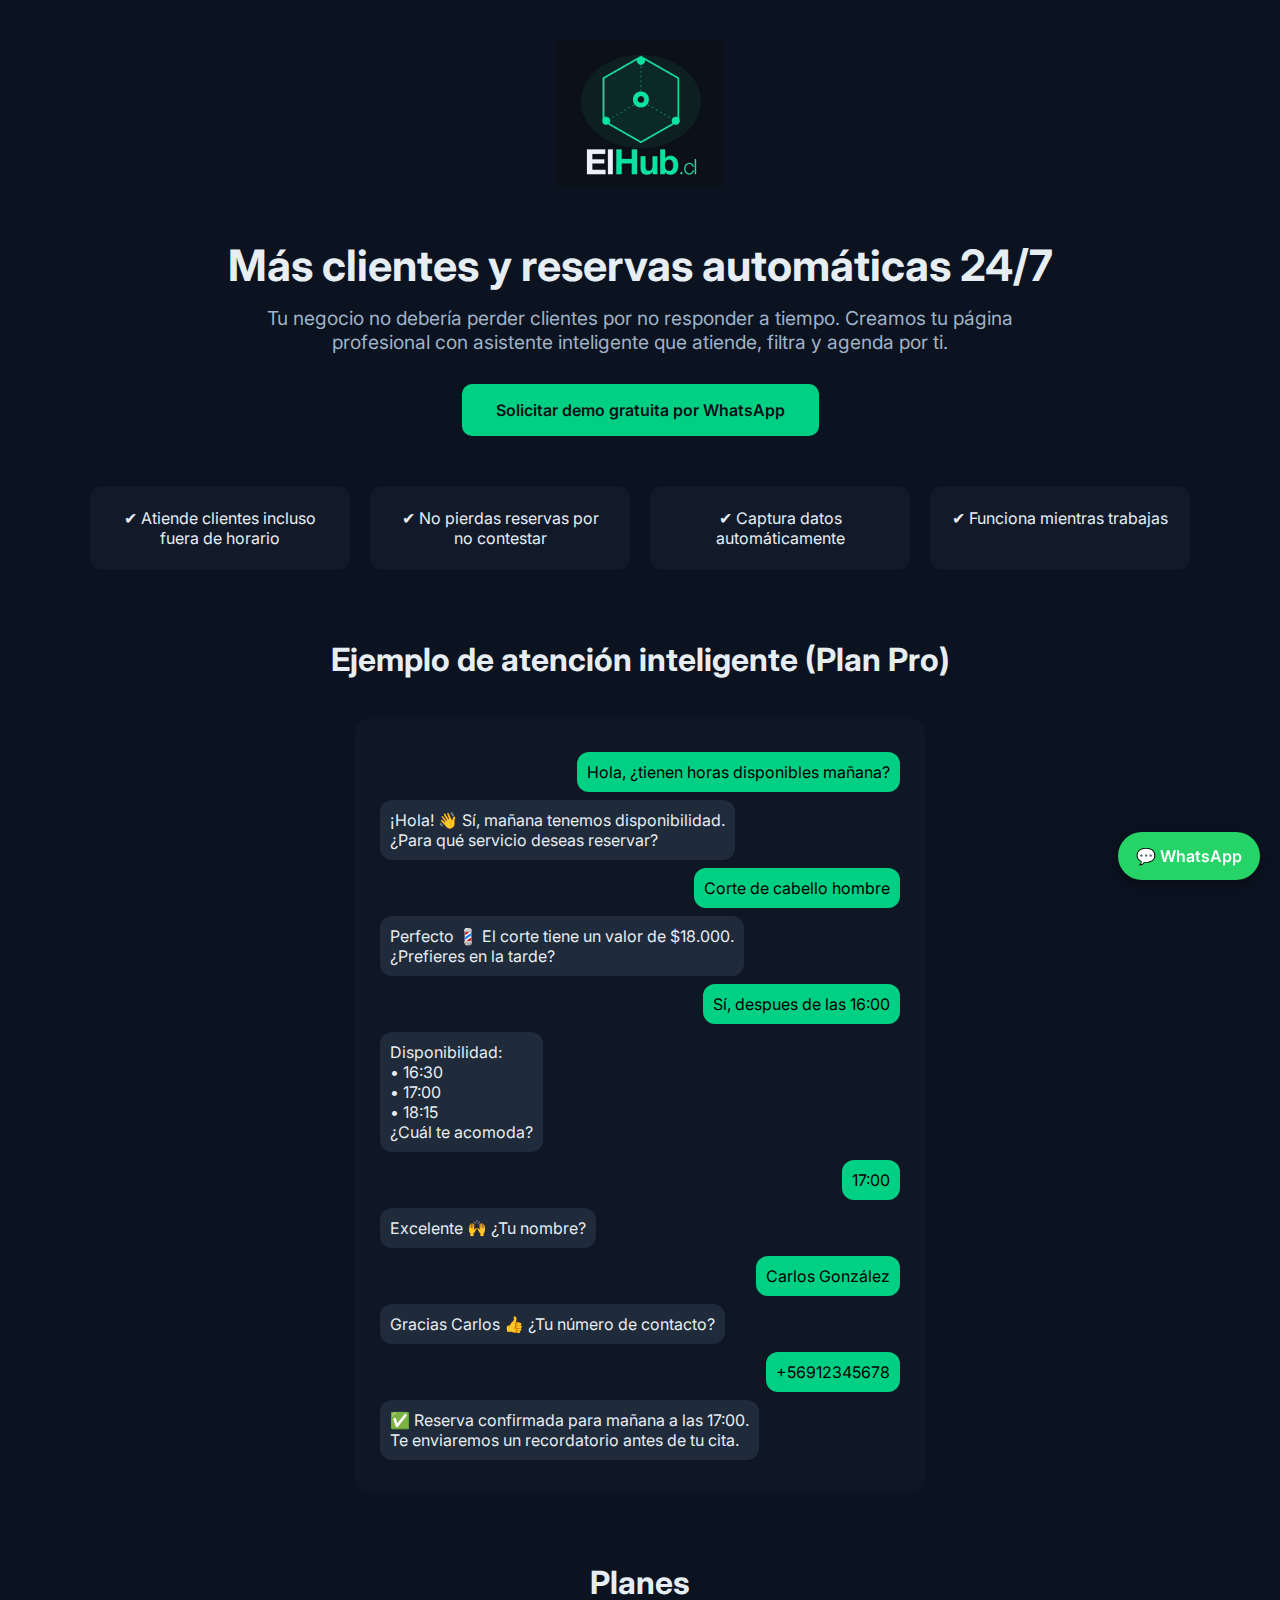
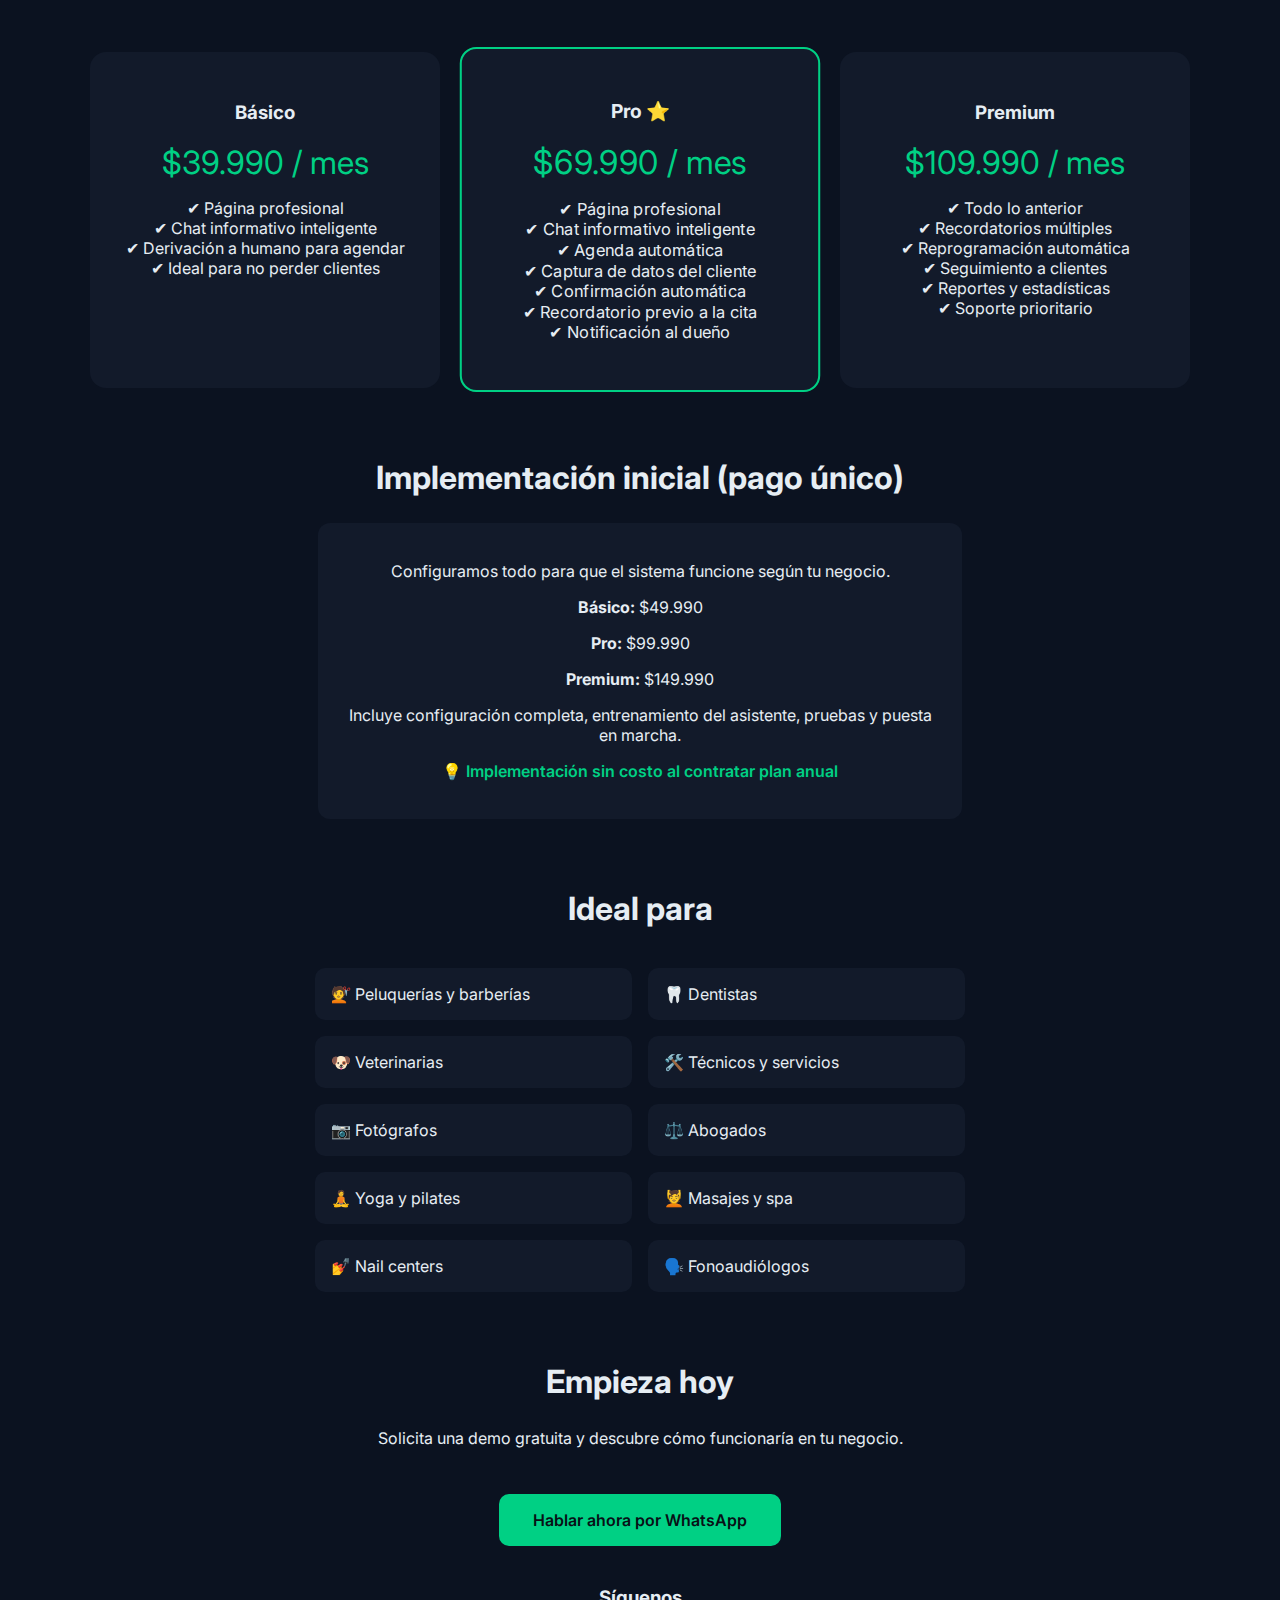
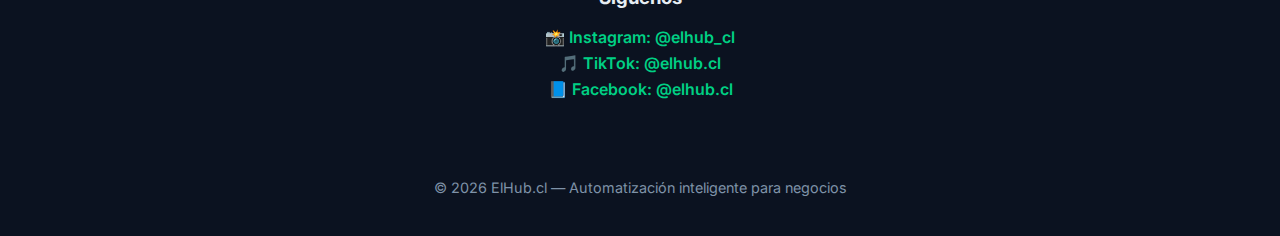
<file: index.html>
<!DOCTYPE html>
<html lang="es">
<head>
<meta charset="UTF-8">
<meta name="viewport" content="width=device-width, initial-scale=1.0">
<title>ElHub.cl — Más clientes y reservas automáticas 24/7</title>

<link href="https://fonts.googleapis.com/css2?family=Inter:wght@300;400;600;700&display=swap" rel="stylesheet">

<style>
body{
  margin:0;
  font-family:'Inter',sans-serif;
  background:#0b1220;
  color:#e6edf3;
}

.container{
  max-width:1100px;
  margin:auto;
  padding:40px 20px;
  text-align:center;
}

.logo{ width:170px; margin-bottom:20px; }

h1{ font-size:2.7rem; margin-bottom:15px; }

.subtitle{
  font-size:1.2rem;
  color:#9fb3c8;
  max-width:750px;
  margin:auto;
}

.cta{
  display:inline-block;
  margin-top:30px;
  padding:16px 34px;
  background:#00d084;
  color:#081016;
  font-weight:600;
  border-radius:10px;
  text-decoration:none;
}

.features{
  display:grid;
  grid-template-columns:repeat(auto-fit,minmax(240px,1fr));
  gap:20px;
  margin-top:50px;
}

.card{
  background:#121a2a;
  padding:22px;
  border-radius:12px;
}

.section-title{
  margin-top:70px;
  font-size:2rem;
}

.chat{
  background:#0f1724;
  padding:25px;
  border-radius:14px;
  text-align:left;
  margin-top:40px;
  max-width:520px;
  margin-left:auto;
  margin-right:auto;
}

.msg-user{
  background:#00d084;
  color:#000;
  padding:10px;
  border-radius:12px;
  margin:8px 0;
  width:fit-content;
  margin-left:auto;
}

.msg-bot{
  background:#1f2a3a;
  padding:10px;
  border-radius:12px;
  margin:8px 0;
  width:fit-content;
}

.pricing{
  display:grid;
  grid-template-columns:repeat(auto-fit,minmax(280px,1fr));
  gap:25px;
  margin-top:50px;
}

.plan{
  background:#121a2a;
  padding:30px;
  border-radius:16px;
}

.plan.pro{
  border:2px solid #00d084;
  transform:scale(1.03);
}

.price{
  font-size:2rem;
  margin:15px 0;
  color:#00d084;
}

.ideal-grid{
  display:grid;
  grid-template-columns:repeat(2,1fr);
  gap:16px;
  margin-top:40px;
  text-align:left;
  max-width:650px;
  margin-left:auto;
  margin-right:auto;
}

.ideal-item{
  background:#121a2a;
  padding:16px;
  border-radius:10px;
}

.socials{
  margin-top:40px;
}

.socials a{
  color:#00d084;
  text-decoration:none;
  display:block;
  margin:6px 0;
  font-weight:600;
}

footer{
  margin-top:80px;
  color:#7f92a8;
  font-size:0.9rem;
}
</style>
</head>

<body>

<div class="container">

<img src="logo.PNG" class="logo" alt="ElHub logo">

<h1>Más clientes y reservas automáticas 24/7</h1>

<p class="subtitle">
Tu negocio no debería perder clientes por no responder a tiempo.
Creamos tu página profesional con asistente inteligente que atiende, filtra y agenda por ti.
</p>

<a class="cta" href="https://wa.me/56994955222?text=Hola%20quiero%20una%20demo%20de%20ElHub" target="_blank">
Solicitar demo gratuita por WhatsApp
</a>

<div class="features">
  <div class="card">✔ Atiende clientes incluso fuera de horario</div>
  <div class="card">✔ No pierdas reservas por no contestar</div>
  <div class="card">✔ Captura datos automáticamente</div>
  <div class="card">✔ Funciona mientras trabajas</div>
</div>

<h2 class="section-title">Ejemplo de atención inteligente (Plan Pro)</h2>

<div class="chat">

<div class="msg-user">Hola, ¿tienen horas disponibles mañana?</div>

<div class="msg-bot">
¡Hola! 👋 Sí, mañana tenemos disponibilidad.<br>
¿Para qué servicio deseas reservar?
</div>

<div class="msg-user">Corte de cabello hombre</div>

<div class="msg-bot">
Perfecto 💈 El corte tiene un valor de $18.000.<br>
¿Prefieres en la tarde?
</div>

<div class="msg-user">Sí, despues de las 16:00</div>

<div class="msg-bot">
Disponibilidad:<br>
• 16:30<br>
• 17:00<br>
• 18:15<br>
¿Cuál te acomoda?
</div>

<div class="msg-user">17:00</div>

<div class="msg-bot">
Excelente 🙌 ¿Tu nombre?
</div>

<div class="msg-user">Carlos González</div>

<div class="msg-bot">
Gracias Carlos 👍 ¿Tu número de contacto?
</div>

<div class="msg-user">+56912345678</div>

<div class="msg-bot">
✅ Reserva confirmada para mañana a las 17:00.<br>
Te enviaremos un recordatorio antes de tu cita.
</div>

</div>

<h2 class="section-title">Planes</h2>

<div class="pricing">

<div class="plan">
<h3>Básico</h3>
<div class="price">$39.990 / mes</div>
<p>
✔ Página profesional<br>
✔ Chat informativo inteligente<br>
✔ Derivación a humano para agendar<br>
✔ Ideal para no perder clientes
</p>
</div>

<div class="plan pro">
<h3>Pro ⭐</h3>
<div class="price">$69.990 / mes</div>
<p>
✔ Página profesional<br>
✔ Chat informativo inteligente<br>
✔ Agenda automática<br>
✔ Captura de datos del cliente<br>
✔ Confirmación automática<br>
✔ Recordatorio previo a la cita<br>
✔ Notificación al dueño
</p>
</div>

<div class="plan">
<h3>Premium</h3>
<div class="price">$109.990 / mes</div>
<p>
✔ Todo lo anterior<br>
✔ Recordatorios múltiples<br>
✔ Reprogramación automática<br>
✔ Seguimiento a clientes<br>
✔ Reportes y estadísticas<br>
✔ Soporte prioritario
</p>
</div>

</div>

<h2 class="section-title">Implementación inicial (pago único)</h2>

<div class="card" style="max-width:600px;margin:auto;">
<p>Configuramos todo para que el sistema funcione según tu negocio.</p>

<p><strong>Básico:</strong> $49.990</p>
<p><strong>Pro:</strong> $99.990</p>
<p><strong>Premium:</strong> $149.990</p>

<p>
Incluye configuración completa, entrenamiento del asistente,
pruebas y puesta en marcha.
</p>

<p style="color:#00d084;font-weight:600;">
💡 Implementación sin costo al contratar plan anual
</p>
</div>

<h2 class="section-title">Ideal para</h2>

<div class="ideal-grid">
<div class="ideal-item">💇 Peluquerías y barberías</div>
<div class="ideal-item">🦷 Dentistas</div>
<div class="ideal-item">🐶 Veterinarias</div>
<div class="ideal-item">🛠️ Técnicos y servicios</div>
<div class="ideal-item">📷 Fotógrafos</div>
<div class="ideal-item">⚖️ Abogados</div>
<div class="ideal-item">🧘 Yoga y pilates</div>
<div class="ideal-item">💆 Masajes y spa</div>
<div class="ideal-item">💅 Nail centers</div>
<div class="ideal-item">🗣️ Fonoaudiólogos</div>
</div>

<h2 class="section-title">Empieza hoy</h2>

<p>Solicita una demo gratuita y descubre cómo funcionaría en tu negocio.</p>

<a class="cta" href="https://wa.me/56994955222?text=Hola%20quiero%20una%20demo%20de%20ElHub" target="_blank">
Hablar ahora por WhatsApp
</a>

<div class="socials">
<h3>Síguenos</h3>

<a href="https://instagram.com/elhub_cl" target="_blank">📸 Instagram: @elhub_cl</a>
<a href="https://www.tiktok.com/@elhub.cl" target="_blank">🎵 TikTok: @elhub.cl</a>
<a href="https://facebook.com/elhub.cl" target="_blank">📘 Facebook: @elhub.cl</a>

</div>

<footer>
© 2026 ElHub.cl — Automatización inteligente para negocios<br>

</footer>

</div>

<a href="https://wa.me/56994955222?text=Hola%20quiero%20una%20demo%20de%20ElHub"
   target="_blank"
   style="
     position:fixed;
     bottom:20px;
     right:20px;
     background:#25D366;
     color:white;
     padding:14px 18px;
     border-radius:50px;
     font-weight:600;
     text-decoration:none;
     box-shadow:0 4px 12px rgba(0,0,0,0.4);
     z-index:999;
   ">
💬 WhatsApp
</a>

</body>
</html>
</file>
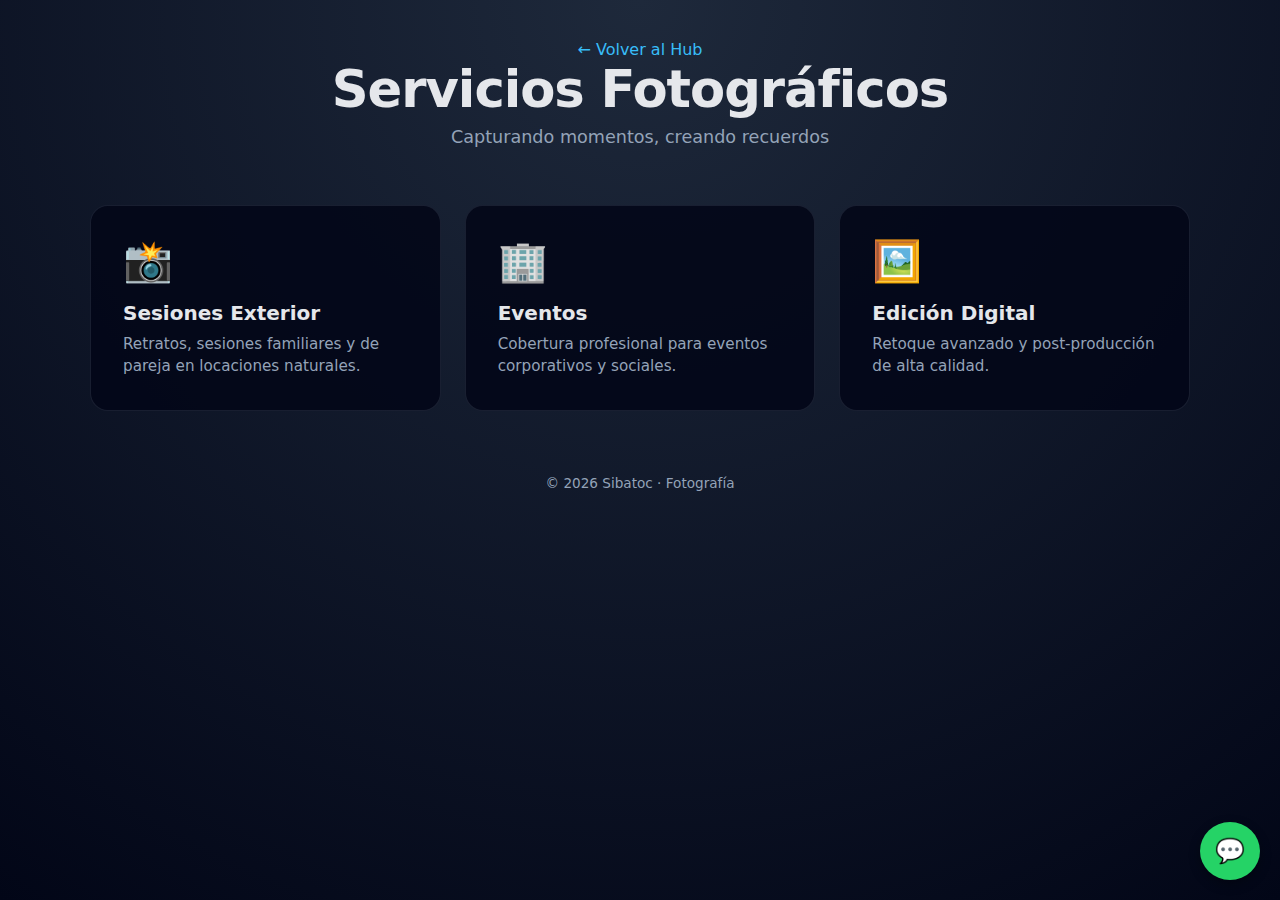
<file: fotografia/index.html>
<!DOCTYPE html>
<html lang="es">
<head>
    <meta charset="UTF-8">
    <meta name="viewport" content="width=device-width, initial-scale=1.0">
    <title>Fotografía · Sibatoc</title>
    <link rel="stylesheet" href="/css/style.css">
</head>
<body>
    <header>
        <a href="/" style="color: var(--primary); text-decoration: none;">← Volver al Hub</a>
        <h1>Servicios Fotográficos</h1>
        <p>Capturando momentos, creando recuerdos</p>
    </header>

    <section class="grid">
        <div class="card">
            <div class="icon">📸</div>
            <h2>Sesiones Exterior</h2>
            <p>Retratos, sesiones familiares y de pareja en locaciones naturales.</p>
        </div>
        <div class="card">
            <div class="icon">🏢</div>
            <h2>Eventos</h2>
            <p>Cobertura profesional para eventos corporativos y sociales.</p>
        </div>
        <div class="card">
            <div class="icon">🖼️</div>
            <h2>Edición Digital</h2>
            <p>Retoque avanzado y post-producción de alta calidad.</p>
        </div>
    </section>

    <a href="https://wa.me/TUNUMERO" 
       style="position: fixed; bottom: 20px; right: 20px; background: #25d366; color: white; padding: 15px; border-radius: 50%; text-decoration: none; font-size: 24px; box-shadow: 0 4px 12px rgba(0,0,0,0.3);">
       💬
    </a>

    <footer>© 2026 Sibatoc · Fotografía</footer>
</body>
</html>
</file>
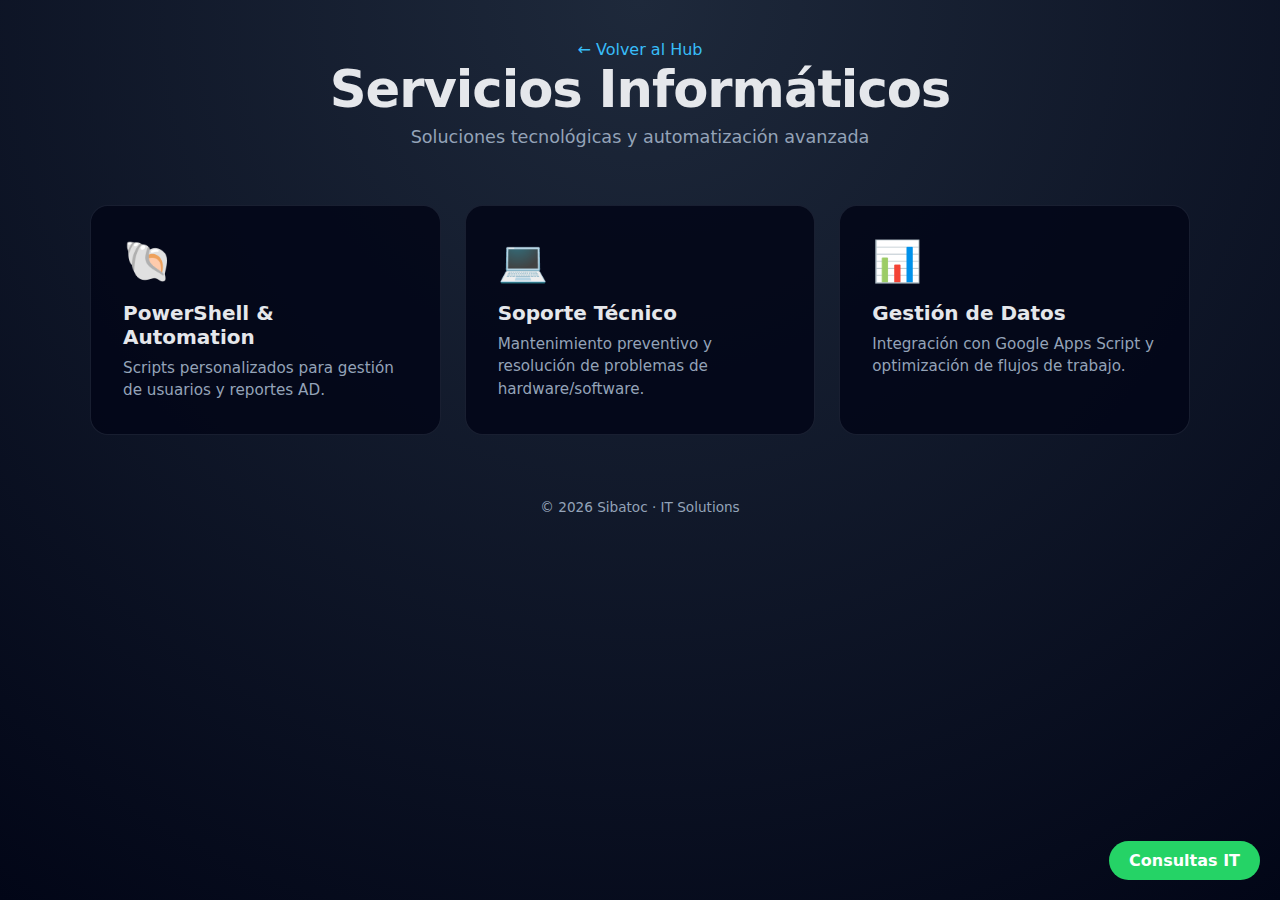
<file: it/index.html>
<!DOCTYPE html>
<html lang="es">
<head>
    <meta charset="UTF-8">
    <meta name="viewport" content="width=device-width, initial-scale=1.0">
    <title>IT Services · Sibatoc</title>
    <link rel="stylesheet" href="/css/style.css">
</head>
<body>
    <header>
        <a href="/" style="color: var(--primary); text-decoration: none;">← Volver al Hub</a>
        <h1>Servicios Informáticos</h1>
        <p>Soluciones tecnológicas y automatización avanzada</p>
    </header>

    <section class="grid">
        <div class="card">
            <div class="icon">🐚</div>
            <h2>PowerShell & Automation</h2>
            <p>Scripts personalizados para gestión de usuarios y reportes AD.</p>
        </div>
        <div class="card">
            <div class="icon">💻</div>
            <h2>Soporte Técnico</h2>
            <p>Mantenimiento preventivo y resolución de problemas de hardware/software.</p>
        </div>
        <div class="card">
            <div class="icon">📊</div>
            <h2>Gestión de Datos</h2>
            <p>Integración con Google Apps Script y optimización de flujos de trabajo.</p>
        </div>
    </section>

    <a href="https://wa.me/TUNUMERO" 
       style="position: fixed; bottom: 20px; right: 20px; background: #25d366; color: white; padding: 10px 20px; border-radius: 30px; text-decoration: none; font-weight: bold;">
       Consultas IT
    </a>

    <footer>© 2026 Sibatoc · IT Solutions</footer>
</body>
</html>
</file>
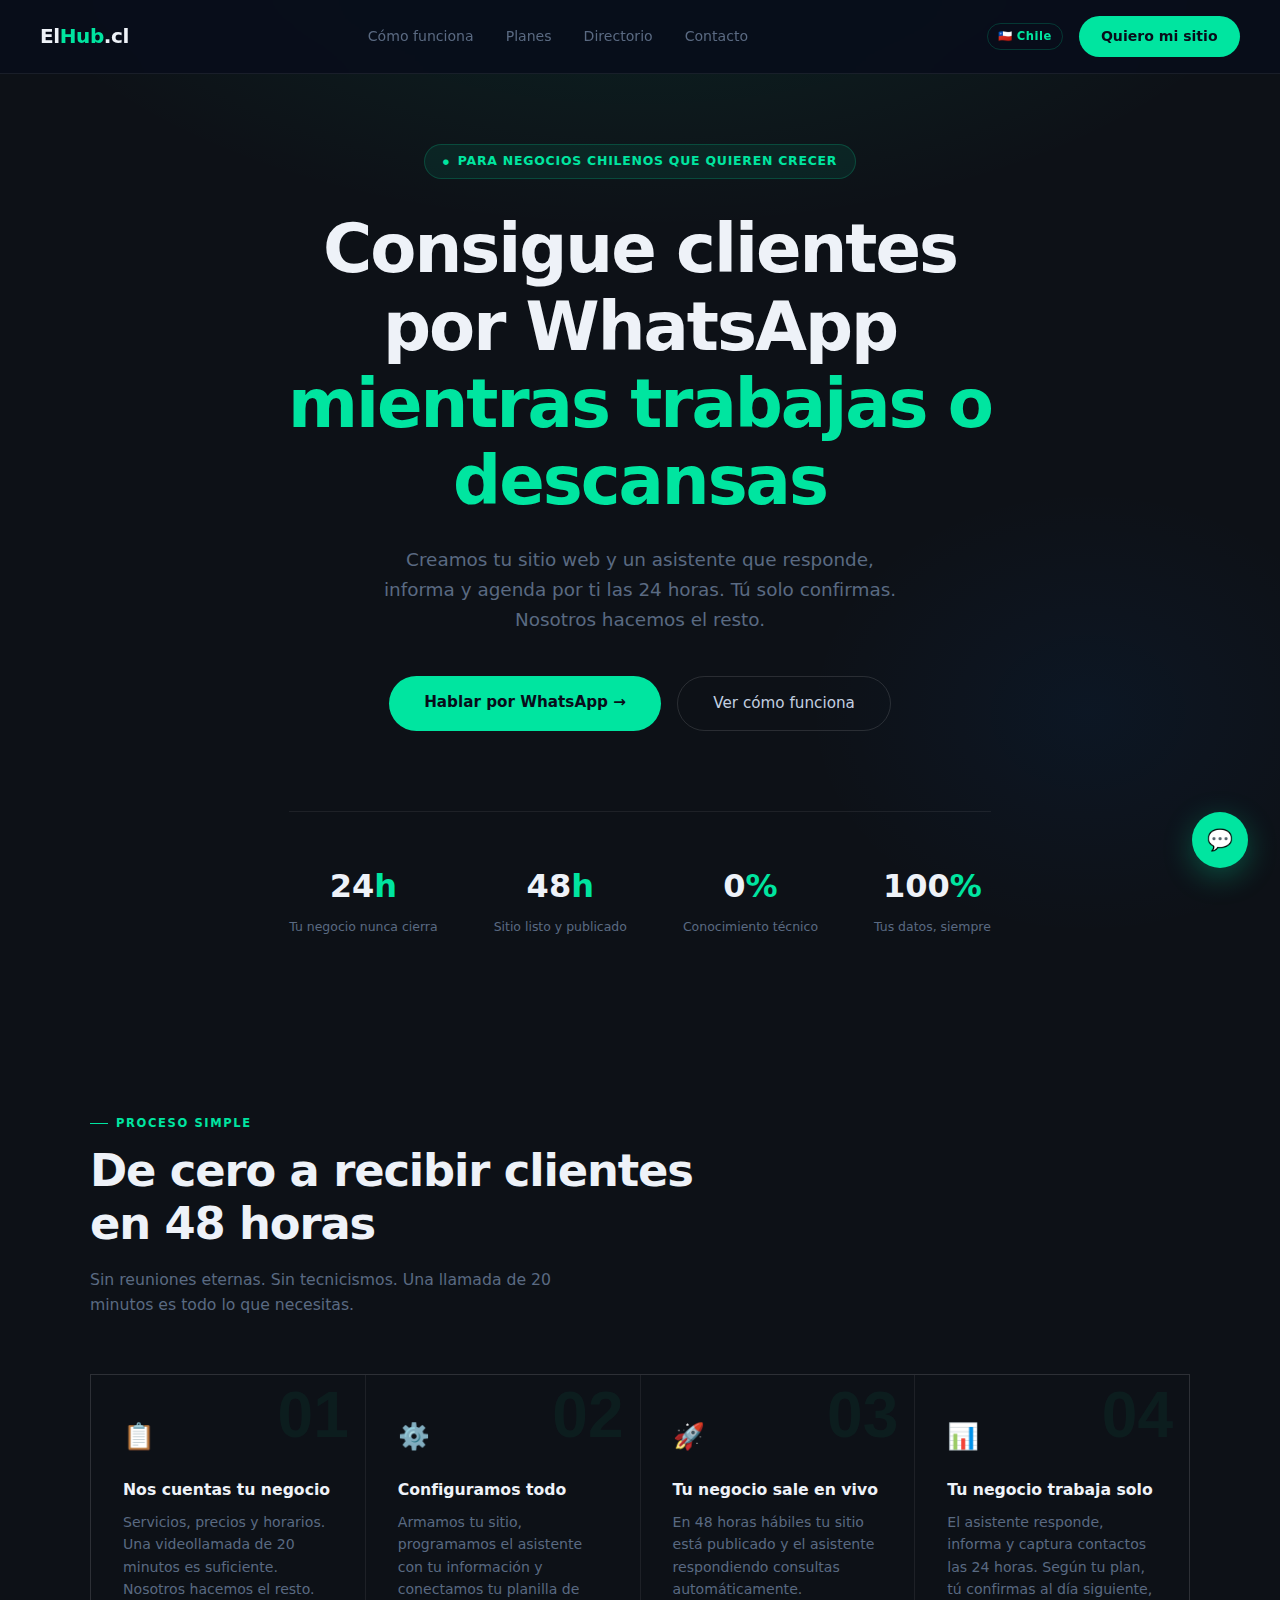
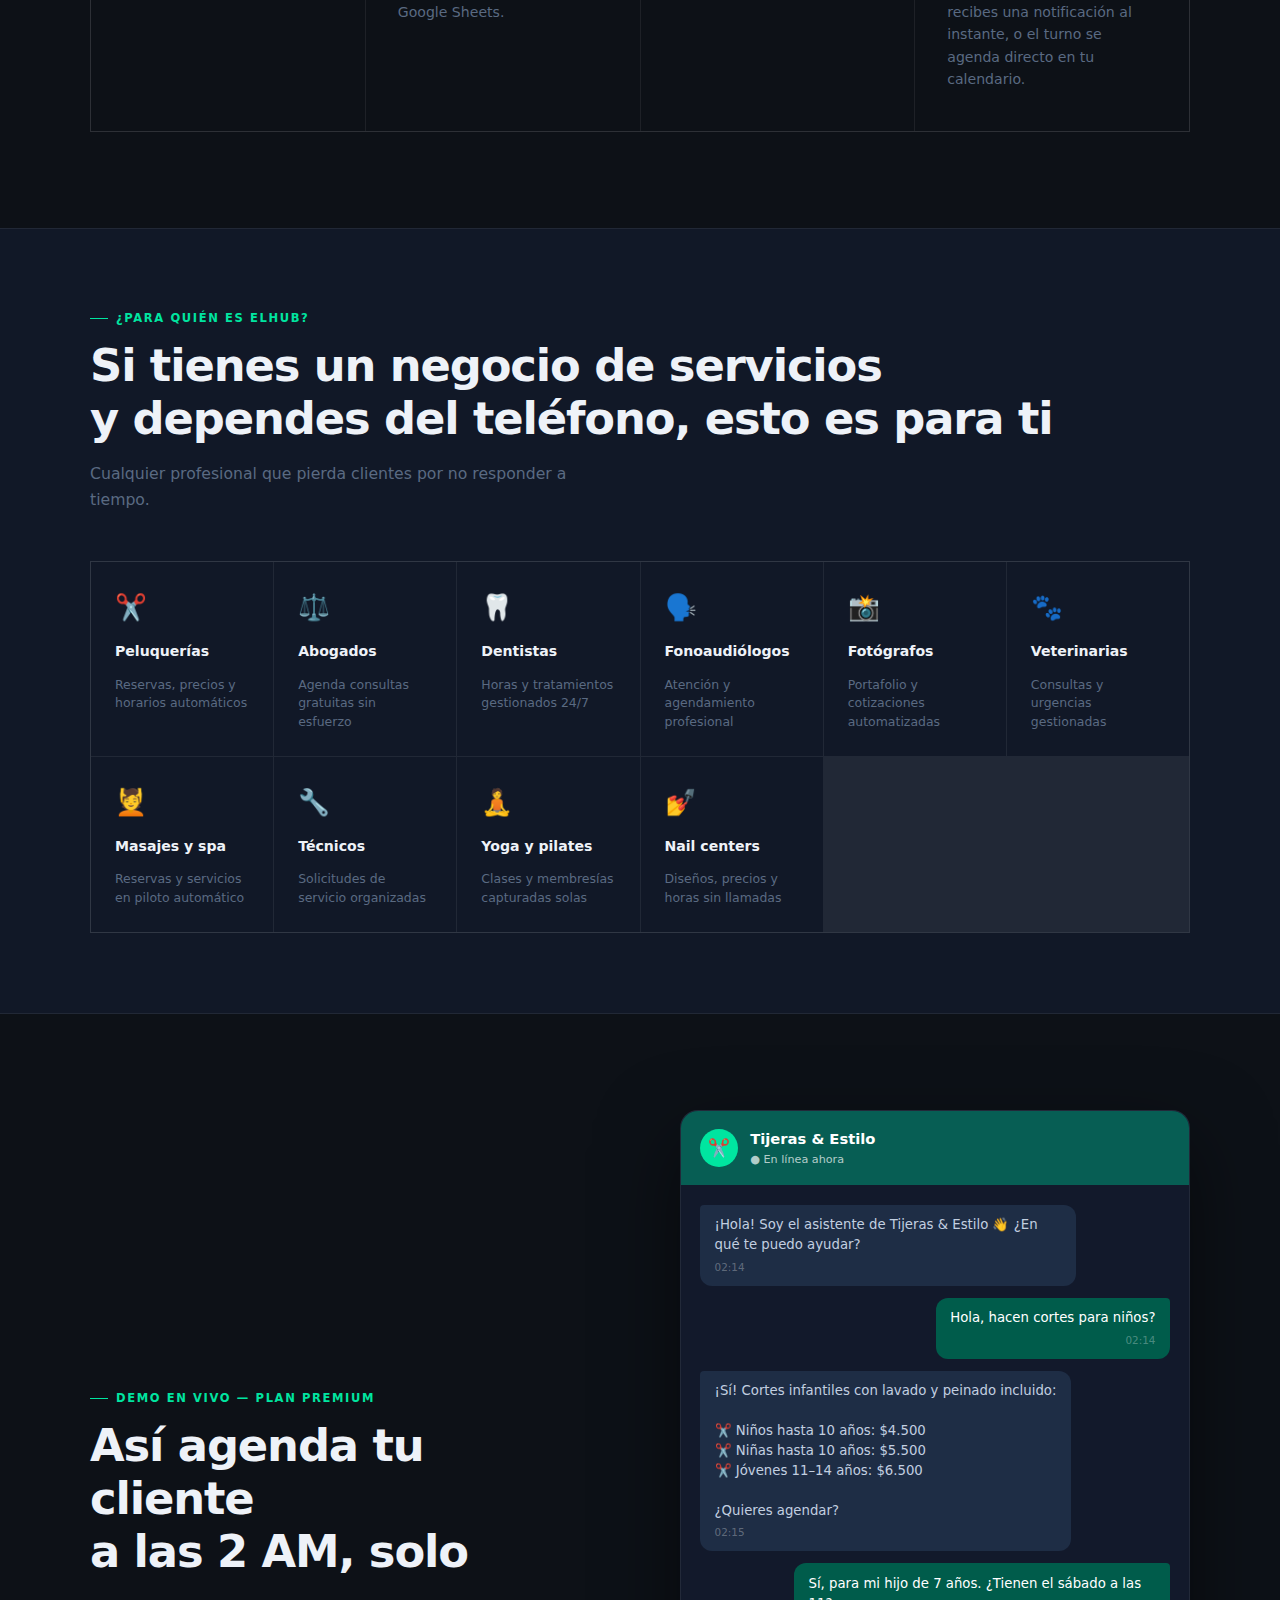
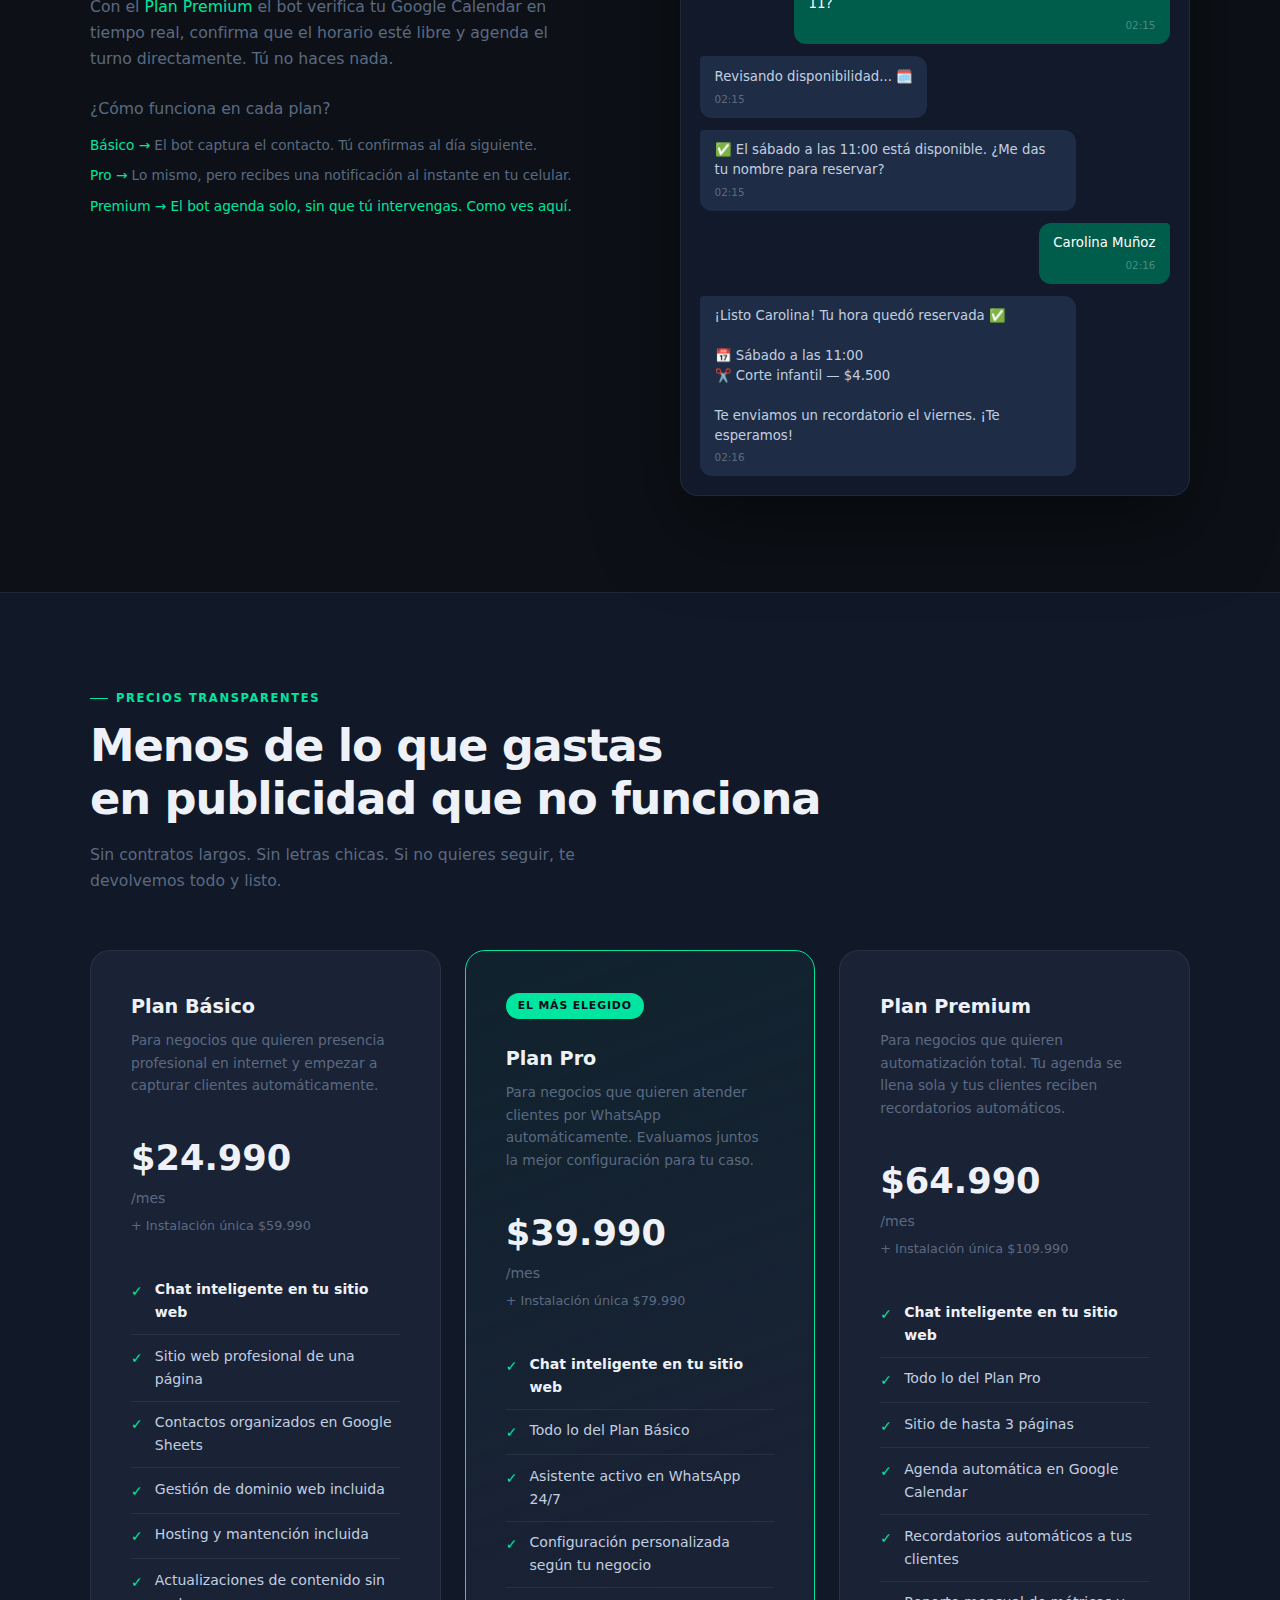
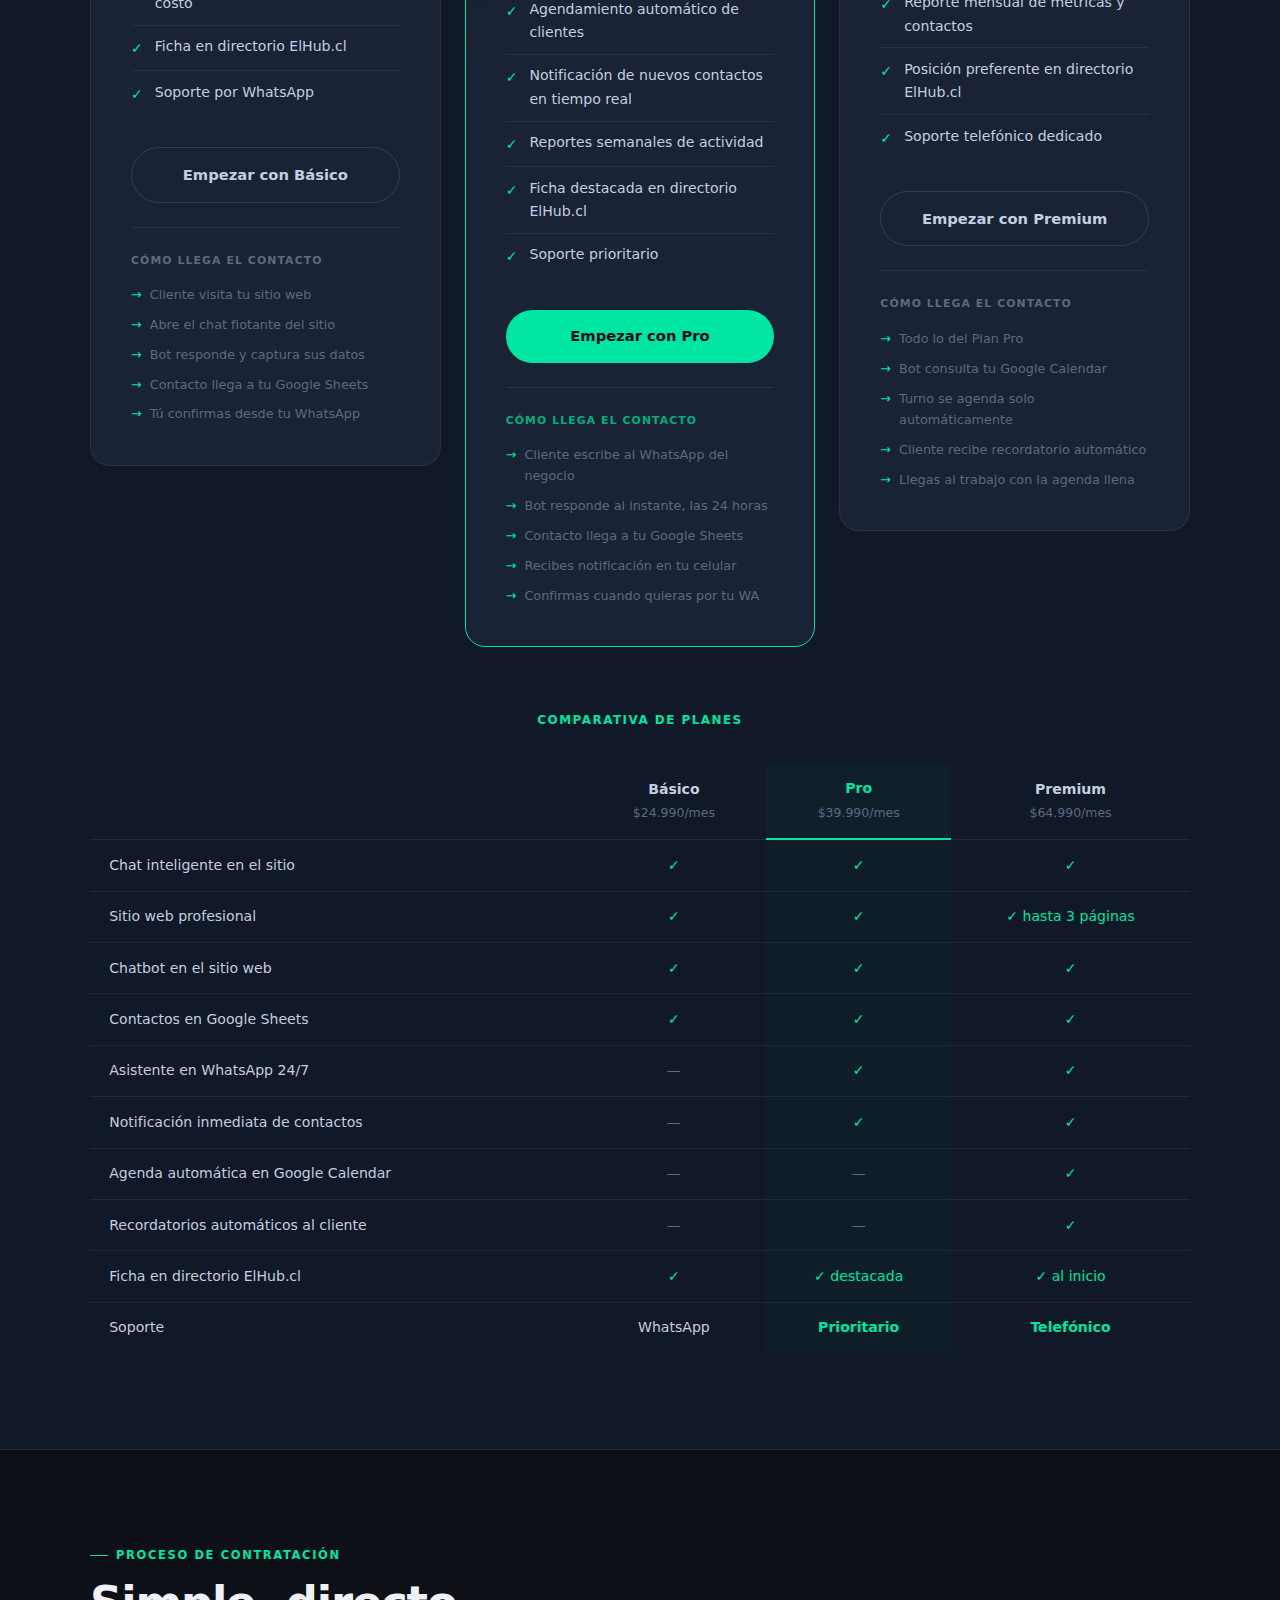
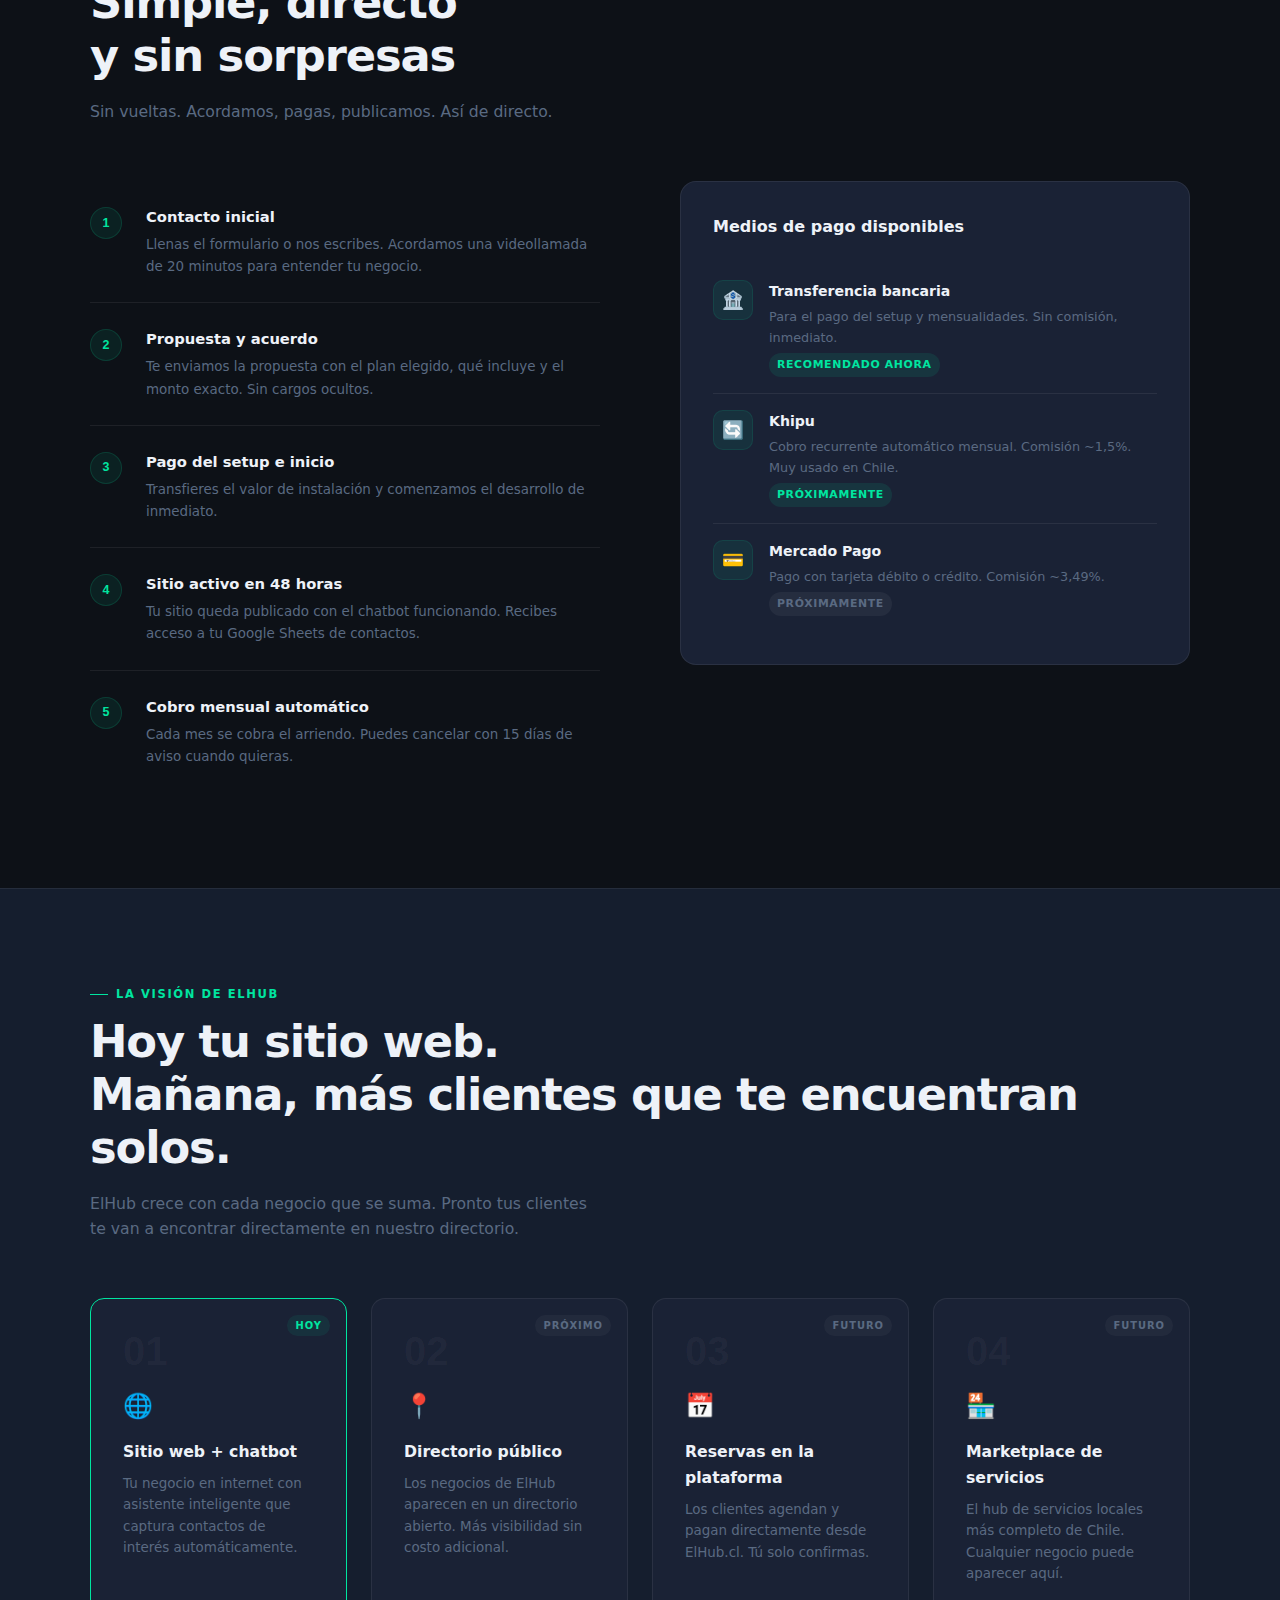
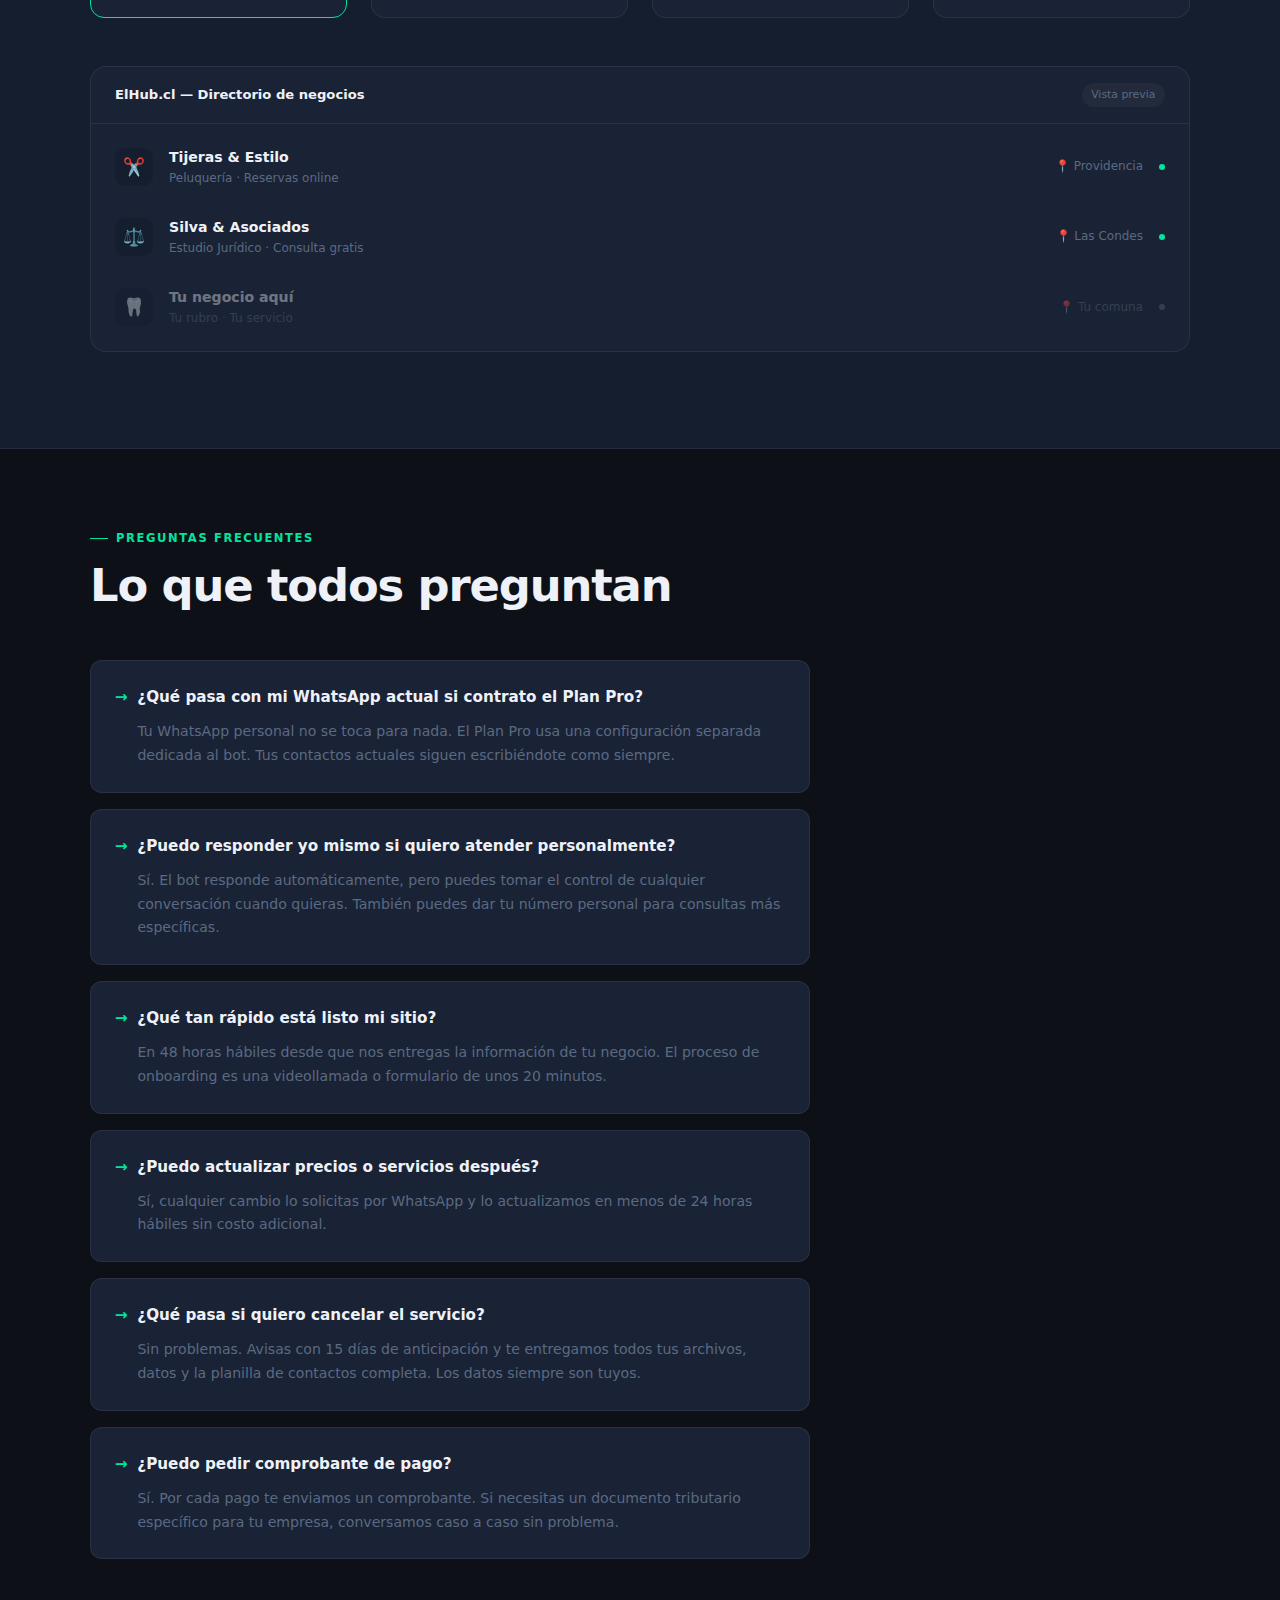
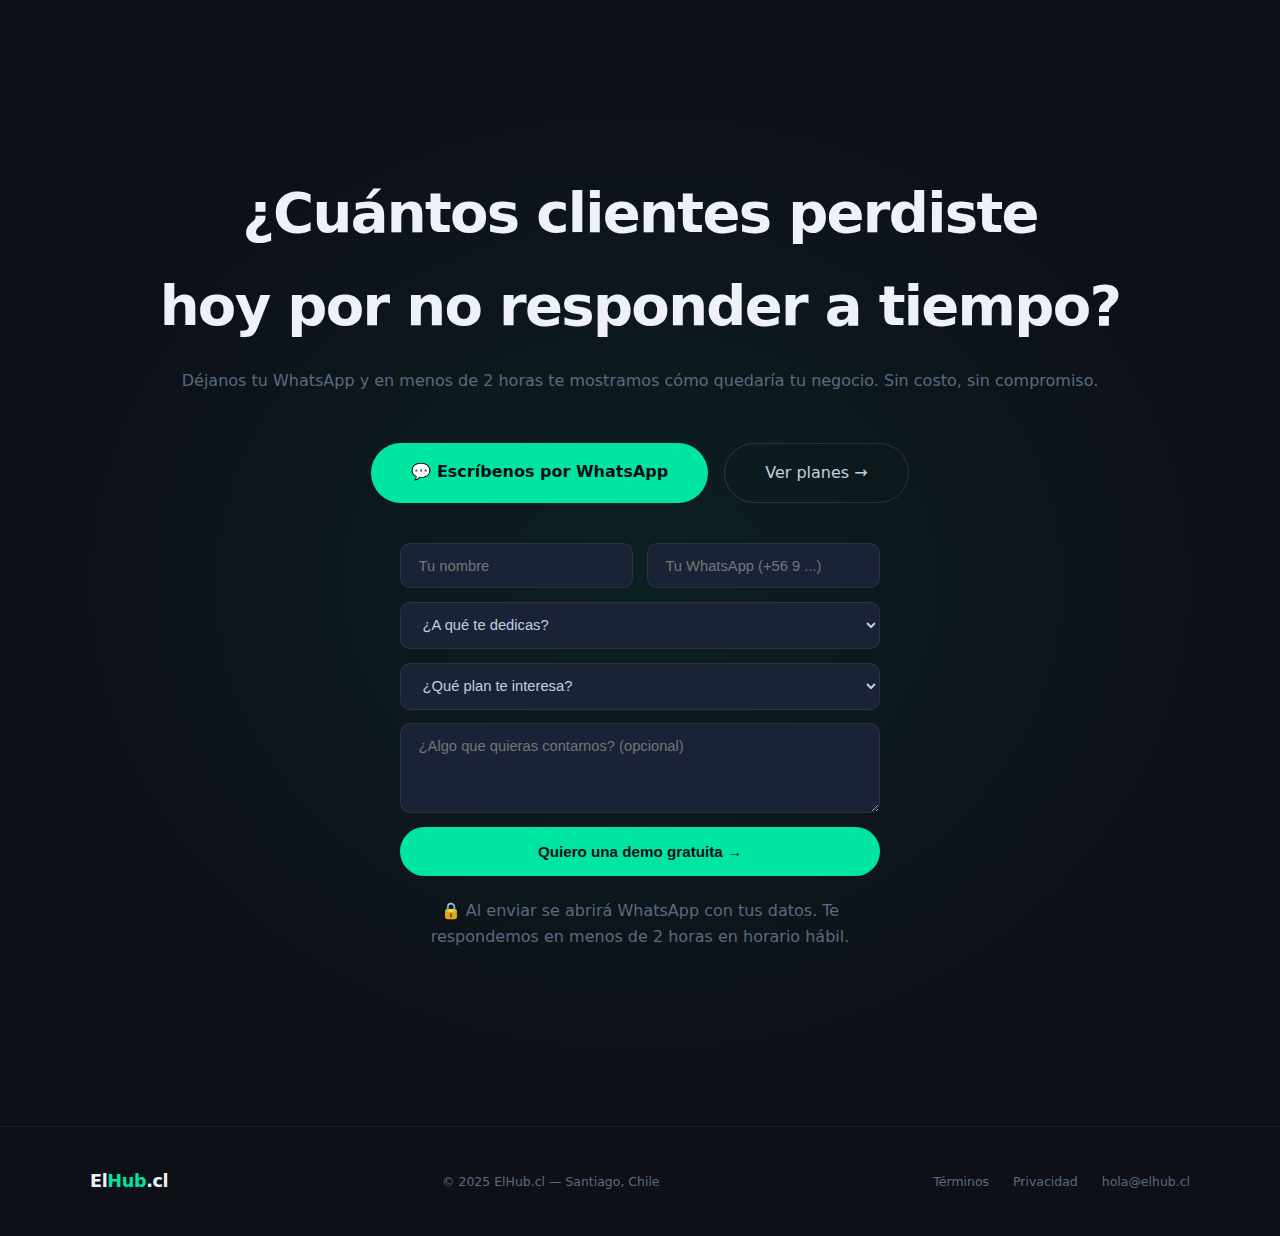
<file: index_old.html>
<!DOCTYPE html>

<html lang="es">

<head><meta charset="UTF-8" /><meta name="viewport" content="width=device-width, initial-scale=1.0" /><meta name="color-scheme" content="dark" /><meta name="supported-color-schemes" content="dark" /><title>ElHub.cl — Consigue clientes por WhatsApp mientras duermes</title><meta name="description" content="Creamos tu sitio web y un asistente que responde, agenda y capta clientes por ti las 24 horas. Para peluquerías, abogados, dentistas y más. Desde $19.990/mes." /><style> /* Fuentes del sistema — no requieren internet, cargan instantáneo */ :root { color-scheme: dark; --font-titulo: 'SF Pro Display', 'Segoe UI', system-ui, -apple-system, sans-serif; --font-cuerpo: 'SF Pro Text', 'Segoe UI', system-ui, -apple-system, sans-serif; } *, *::before, *::after { box-sizing: border-box; margin: 0; padding: 0; } :root { --bg: #0d1117; --bg2: #111827; --bg3: #151e2e; --card: #1a2235; --card2: #1f2940; --border: rgba(255,255,255,0.07); --border2: rgba(255,255,255,0.12); --accent: #00e5a0; --accent2: #0070f3; --accent-dim: rgba(0,229,160,0.08); --text: #c2cfe0; --muted: #5a6a82; --white: #eef2f8; } html { scroll-behavior: smooth; } html, body { background: #0d1117 !important; } body { font-family: var(--font-cuerpo); background: #0d1117; color: var(--text); overflow-x: hidden; line-height: 1.65; } /* ─── NAV ─── */ nav { position: fixed; top: 0; left: 0; right: 0; z-index: 100; display: flex; align-items: center; justify-content: space-between; padding: 1rem 2.5rem; background: rgba(8,13,26,0.92); backdrop-filter: blur(20px); border-bottom: 1px solid var(--border); } .nav-logo { font-family: var(--font-titulo); font-weight: 700; font-size: 1.25rem; letter-spacing: -0.02em; color: var(--white); text-decoration: none; } .nav-logo span { color: var(--accent); } .nav-logo sup { font-size: 0.5rem; color: var(--muted); font-family: 'DM Sans', sans-serif; font-weight: 400; letter-spacing: 0.05em; margin-left: 2px; } .nav-links { display: flex; gap: 2rem; list-style: none; } .nav-links a { color: var(--muted); text-decoration: none; font-size: 0.88rem; font-weight: 500; transition: color 0.2s; } .nav-links a:hover { color: var(--white); } .nav-right { display: flex; align-items: center; gap: 1rem; } .nav-tag { font-size: 0.72rem; color: var(--accent); border: 1px solid rgba(0,229,160,0.2); padding: 0.2rem 0.6rem; border-radius: 100px; font-weight: 600; letter-spacing: 0.05em; } .nav-cta { background: var(--accent); color: #080d1a; padding: 0.55rem 1.4rem; border-radius: 100px; font-weight: 700; font-size: 0.88rem; text-decoration: none; transition: opacity 0.2s, transform 0.2s; } .nav-cta:hover { opacity: 0.88; transform: translateY(-1px); } /* ─── HERO ─── */ .hero { min-height: 100vh; display: flex; align-items: center; justify-content: center; flex-direction: column; text-align: center; padding: 9rem 1.5rem 5rem; position: relative; overflow: hidden; background: #0d1117; } .hero::before { content: ''; position: absolute; inset: 0; background: radial-gradient(ellipse 80% 50% at 50% -10%, rgba(0,229,160,0.10) 0%, transparent 65%), radial-gradient(ellipse 40% 40% at 85% 70%, rgba(0,112,243,0.06) 0%, transparent 55%); pointer-events: none; } .hero-badge { display: inline-flex; align-items: center; gap: 0.5rem; background: rgba(0,229,160,0.08); border: 1px solid rgba(0,229,160,0.2); color: var(--accent); padding: 0.4rem 1.1rem; border-radius: 100px; font-size: 0.78rem; font-weight: 600; letter-spacing: 0.06em; text-transform: uppercase; margin-bottom: 2rem; z-index: 1; animation: fadeUp 0.5s ease both; } .hero-badge::before { content: '●'; font-size: 0.45rem; animation: pulse 2s infinite; } @keyframes pulse { 0%,100%{opacity:1} 50%{opacity:0.4} } .hero h1 { font-family: var(--font-titulo); font-size: clamp(2.4rem, 5.5vw, 4.2rem); font-weight: 700; line-height: 1.15; letter-spacing: -0.03em; color: var(--white); max-width: 800px; z-index: 1; animation: fadeUp 0.5s 0.1s ease both; } .hero h1 em { font-style: normal; color: var(--accent); } .hero h1 .dim { color: var(--muted); } .hero-sub { font-size: clamp(1rem, 2vw, 1.15rem); color: var(--muted); max-width: 520px; margin: 1.5rem auto 0; z-index: 1; font-weight: 300; animation: fadeUp 0.5s 0.2s ease both; } .hero-actions { display: flex; gap: 1rem; margin-top: 2.5rem; flex-wrap: wrap; justify-content: center; z-index: 1; animation: fadeUp 0.5s 0.3s ease both; } .btn-primary { background: var(--accent); color: #080d1a; padding: 0.9rem 2.2rem; border-radius: 100px; font-weight: 700; font-size: 0.95rem; text-decoration: none; transition: transform 0.2s, opacity 0.2s; } .btn-primary:hover { transform: translateY(-2px); opacity: 0.9; } .btn-ghost { background: transparent; color: var(--text); padding: 0.9rem 2.2rem; border-radius: 100px; font-weight: 500; font-size: 0.95rem; text-decoration: none; border: 1px solid var(--border2); transition: border-color 0.2s; } .btn-ghost:hover { border-color: rgba(255,255,255,0.25); } .hero-stats { display: flex; gap: 3.5rem; margin-top: 5rem; z-index: 1; flex-wrap: wrap; justify-content: center; animation: fadeUp 0.5s 0.4s ease both; padding-top: 3rem; border-top: 1px solid var(--border); } .stat { text-align: center; } .stat-num { font-family: var(--font-titulo); font-size: 2rem; font-weight: 700; color: var(--white); } .stat-num span { color: var(--accent); } .stat-label { font-size: 0.78rem; color: var(--muted); margin-top: 0.25rem; } /* ─── SHARED ─── */ section { padding: 6rem 1.5rem; background: var(--bg); } .container { max-width: 1100px; margin: 0 auto; } .sec-label { font-size: 0.72rem; font-weight: 700; letter-spacing: 0.14em; text-transform: uppercase; color: var(--accent); margin-bottom: 0.75rem; display: flex; align-items: center; gap: 0.5rem; } .sec-label::before { content: ''; width: 18px; height: 1px; background: var(--accent); } .sec-title { font-family: var(--font-titulo); font-size: clamp(1.9rem, 3.5vw, 2.9rem); font-weight: 700; color: var(--white); letter-spacing: -0.025em; line-height: 1.18; margin-bottom: 1rem; } .sec-sub { font-size: 0.98rem; color: var(--muted); max-width: 500px; font-weight: 300; } /* ─── COMO FUNCIONA ─── */ .steps { display: grid; grid-template-columns: repeat(auto-fit, minmax(230px, 1fr)); gap: 1px; background: var(--border); border: 1px solid var(--border); margin-top: 3.5rem; } .step { background: var(--bg); padding: 2.5rem 2rem; position: relative; overflow: hidden; transition: background 0.3s; } .step:hover { background: var(--card); } .step-num { font-family: 'Syne', sans-serif; font-size: 4rem; font-weight: 800; color: rgba(0,229,160,0.06); position: absolute; top: 0.5rem; right: 1rem; line-height: 1; pointer-events: none; } .step-icon { font-size: 1.6rem; margin-bottom: 1.2rem; } .step h3 { font-family: var(--font-titulo); font-weight: 600; font-size: 0.98rem; color: var(--white); margin-bottom: 0.5rem; } .step p { font-size: 0.88rem; color: var(--muted); line-height: 1.6; } /* ─── RUBROS ─── */ .rubros-section { background: var(--bg2); border-top: 1px solid var(--border); border-bottom: 1px solid var(--border); } .rubros-grid { display: grid; grid-template-columns: repeat(auto-fill, minmax(180px, 1fr)); gap: 1px; background: var(--border); border: 1px solid var(--border); margin-top: 3rem; } .rubro-card { background: var(--bg2); padding: 1.5rem; display: flex; flex-direction: column; align-items: flex-start; gap: 0.75rem; transition: background 0.3s; cursor: default; } .rubro-card:hover { background: var(--card); } .rubro-emoji { font-size: 1.6rem; } .rubro-name { font-size: 0.88rem; font-weight: 600; color: var(--white); } .rubro-desc { font-size: 0.78rem; color: var(--muted); line-height: 1.5; } /* ─── DEMO CHAT ─── */ .demo-grid { display: grid; grid-template-columns: 1fr 1fr; gap: 5rem; align-items: center; } .chat-mockup { background: #12192b; border-radius: 18px; overflow: hidden; border: 1px solid var(--border); box-shadow: 0 30px 80px rgba(0,0,0,0.5); } .chat-header { background: #075e54; padding: 1rem 1.2rem; display: flex; align-items: center; gap: 0.75rem; } .chat-avatar { width: 38px; height: 38px; border-radius: 50%; background: var(--accent); display: flex; align-items: center; justify-content: center; font-size: 1.1rem; } .chat-name { font-size: 0.92rem; font-weight: 600; color: white; } .chat-status { font-size: 0.7rem; color: rgba(255,255,255,0.7); } .chat-msgs { padding: 1.2rem; display: flex; flex-direction: column; gap: 0.75rem; } .msg { max-width: 80%; padding: 0.65rem 0.9rem; font-size: 0.83rem; line-height: 1.5; border-radius: 12px; } .msg.bot { background: #1e2d45; color: var(--text); border-radius: 4px 12px 12px 12px; align-self: flex-start; } .msg.user { background: #005c4b; color: white; border-radius: 12px 4px 12px 12px; align-self: flex-end; } .msg-time { font-size: 0.65rem; color: rgba(255,255,255,0.3); margin-top: 0.3rem; text-align: right; } .msg.bot .msg-time { text-align: left; } /* ─── PLANES ─── */ .plans-section { background: var(--bg2); border-top: 1px solid var(--border); border-bottom: 1px solid var(--border); } .plans { display: grid; grid-template-columns: repeat(auto-fit, minmax(300px, 1fr)); gap: 1.5rem; margin-top: 3.5rem; align-items: start; } .plan { background: var(--card); border: 1px solid var(--border); border-radius: 20px; padding: 2.5rem; transition: transform 0.3s; } .plan:hover { transform: translateY(-4px); } .plan.featured { border-color: var(--accent); background: linear-gradient(160deg, rgba(0,229,160,0.05) 0%, var(--card) 50%); position: relative; } .plan-badge { display: inline-block; background: var(--accent); color: #080d1a; font-size: 0.68rem; font-weight: 700; letter-spacing: 0.08em; text-transform: uppercase; padding: 0.25rem 0.75rem; border-radius: 100px; margin-bottom: 1.5rem; } .plan-name { font-family: var(--font-titulo); font-size: 1.2rem; font-weight: 600; color: var(--white); margin-bottom: 0.4rem; } .plan-desc { font-size: 0.86rem; color: var(--muted); margin-bottom: 2rem; font-weight: 300; } .plan-amount { font-family: var(--font-titulo); font-size: 2.2rem; font-weight: 700; color: var(--white); } .plan-period { color: var(--muted); font-size: 0.88rem; } .plan-setup { font-size: 0.8rem; color: var(--muted); margin-top: 0.3rem; margin-bottom: 2rem; } .plan-features { list-style: none; margin-bottom: 2rem; } .plan-features li { display: flex; align-items: flex-start; gap: 0.75rem; font-size: 0.88rem; color: var(--text); padding: 0.6rem 0; border-bottom: 1px solid var(--border); } .plan-features li:last-child { border-bottom: none; } .check { color: var(--accent); flex-shrink: 0; margin-top: 2px; } .plan-cta { display: block; text-align: center; padding: 0.9rem; border-radius: 100px; font-weight: 700; font-size: 0.92rem; text-decoration: none; transition: all 0.2s; } .plan.featured .plan-cta { background: var(--accent); color: #080d1a; } .plan.featured .plan-cta:hover { opacity: 0.88; } .plan:not(.featured) .plan-cta { border: 1px solid var(--border2); color: var(--text); } .plan:not(.featured) .plan-cta:hover { border-color: rgba(255,255,255,0.25); } /* ─── PROCESO DE CONTRATACIÓN ─── */ .contratacion-grid { display: grid; grid-template-columns: 1fr 1fr; gap: 5rem; align-items: start; margin-top: 3.5rem; } .contrat-steps { display: flex; flex-direction: column; gap: 0; } .contrat-step { display: flex; gap: 1.5rem; padding: 1.5rem 0; border-bottom: 1px solid var(--border); position: relative; } .contrat-step:last-child { border-bottom: none; } .contrat-num { font-family: 'Syne', sans-serif; font-size: 0.78rem; font-weight: 800; color: var(--accent); background: var(--accent-dim); border: 1px solid rgba(0,229,160,0.15); width: 32px; height: 32px; border-radius: 50%; display: flex; align-items: center; justify-content: center; flex-shrink: 0; margin-top: 2px; } .contrat-content h4 { font-size: 0.92rem; font-weight: 600; color: var(--white); margin-bottom: 0.3rem; } .contrat-content p { font-size: 0.84rem; color: var(--muted); font-weight: 300; } .pagos-box { background: var(--card); border: 1px solid var(--border); border-radius: 16px; padding: 2rem; } .pagos-box h3 { font-family: var(--font-titulo); font-size: 1rem; font-weight: 600; color: var(--white); margin-bottom: 1.5rem; } .pago-item { display: flex; align-items: flex-start; gap: 1rem; padding: 1rem 0; border-bottom: 1px solid var(--border); } .pago-item:last-child { border-bottom: none; } .pago-icon { width: 40px; height: 40px; border-radius: 10px; background: var(--accent-dim); border: 1px solid rgba(0,229,160,0.1); display: flex; align-items: center; justify-content: center; font-size: 1.1rem; flex-shrink: 0; } .pago-name { font-size: 0.88rem; font-weight: 600; color: var(--white); } .pago-desc { font-size: 0.8rem; color: var(--muted); margin-top: 0.15rem; font-weight: 300; } .pago-tag { font-size: 0.68rem; font-weight: 700; letter-spacing: 0.06em; text-transform: uppercase; padding: 0.2rem 0.5rem; border-radius: 100px; margin-top: 0.3rem; display: inline-block; } .pago-tag.recomendado { background: rgba(0,229,160,0.1); color: var(--accent); } .pago-tag.futuro { background: rgba(255,255,255,0.05); color: var(--muted); } .boleta-box { margin-top: 1.5rem; padding: 1rem; background: rgba(0,229,160,0.05); border: 1px solid rgba(0,229,160,0.15); border-radius: 10px; font-size: 0.82rem; color: var(--text); line-height: 1.6; } .boleta-box strong { color: var(--accent); } /* ─── DIRECTORIO ─── */ .directorio-section { background: var(--bg3); border-top: 1px solid var(--border); border-bottom: 1px solid var(--border); } .evolucion { display: grid; grid-template-columns: repeat(auto-fit, minmax(220px, 1fr)); gap: 1.5rem; margin-top: 3.5rem; } .evol-card { background: var(--card); border: 1px solid var(--border); border-radius: 14px; padding: 2rem; position: relative; overflow: hidden; transition: border-color 0.3s; } .evol-card.active { border-color: var(--accent); } .evol-card.active::before { content: 'HOY'; position: absolute; top: 1rem; right: 1rem; font-size: 0.62rem; font-weight: 700; letter-spacing: 0.1em; color: var(--accent); background: var(--accent-dim); padding: 0.15rem 0.5rem; border-radius: 100px; } .evol-card.soon::before { content: 'PRÓXIMO'; position: absolute; top: 1rem; right: 1rem; font-size: 0.62rem; font-weight: 700; letter-spacing: 0.1em; color: var(--muted); background: rgba(255,255,255,0.04); padding: 0.15rem 0.5rem; border-radius: 100px; } .evol-card.future::before { content: 'FUTURO'; position: absolute; top: 1rem; right: 1rem; font-size: 0.62rem; font-weight: 700; letter-spacing: 0.1em; color: var(--muted); background: rgba(255,255,255,0.04); padding: 0.15rem 0.5rem; border-radius: 100px; } .evol-num { font-family: 'Syne', sans-serif; font-size: 2.5rem; font-weight: 800; color: rgba(255,255,255,0.04); line-height: 1; margin-bottom: 1rem; } .evol-icon { font-size: 1.5rem; margin-bottom: 0.75rem; } .evol-title { font-family: var(--font-titulo); font-size: 0.98rem; font-weight: 600; color: var(--white); margin-bottom: 0.5rem; } .evol-desc { font-size: 0.84rem; color: var(--muted); font-weight: 300; line-height: 1.6; } .directorio-preview { margin-top: 3rem; background: var(--card); border: 1px solid var(--border); border-radius: 16px; overflow: hidden; } .dir-header { padding: 1rem 1.5rem; border-bottom: 1px solid var(--border); display: flex; align-items: center; justify-content: space-between; } .dir-title { font-size: 0.82rem; font-weight: 600; color: var(--white); } .dir-badge { font-size: 0.68rem; color: var(--muted); background: rgba(255,255,255,0.04); padding: 0.2rem 0.6rem; border-radius: 100px; } .dir-items { padding: 0.5rem; } .dir-item { display: flex; align-items: center; gap: 1rem; padding: 0.85rem 1rem; border-radius: 10px; transition: background 0.2s; cursor: pointer; } .dir-item:hover { background: rgba(255,255,255,0.03); } .dir-icon { width: 38px; height: 38px; border-radius: 10px; background: var(--bg3); display: flex; align-items: center; justify-content: center; font-size: 1.1rem; flex-shrink: 0; } .dir-name { font-size: 0.88rem; font-weight: 600; color: var(--white); } .dir-type { font-size: 0.75rem; color: var(--muted); } .dir-location { font-size: 0.75rem; color: var(--muted); margin-left: auto; } .dir-dot { width: 6px; height: 6px; border-radius: 50%; background: var(--accent); flex-shrink: 0; } /* ─── FAQ ─── */ .faq-list { margin-top: 3rem; max-width: 720px; display: flex; flex-direction: column; gap: 1rem; } .faq-item { background: var(--card); border: 1px solid var(--border); border-radius: 12px; padding: 1.5rem; } .faq-q { font-weight: 600; font-size: 0.95rem; color: var(--white); margin-bottom: 0.6rem; display: flex; align-items: flex-start; gap: 0.6rem; } .faq-q::before { content: '→'; color: var(--accent); flex-shrink: 0; } .faq-a { font-size: 0.88rem; color: var(--muted); line-height: 1.7; font-weight: 300; padding-left: 1.4rem; } /* ─── CTA FINAL ─── */ .cta-section { text-align: center; padding: 8rem 1.5rem; position: relative; overflow: hidden; } .cta-section::before { content: ''; position: absolute; inset: 0; background: radial-gradient(ellipse 70% 70% at 50% 50%, rgba(0,229,160,0.07) 0%, transparent 65%); } .cta-section h2 { font-family: var(--font-titulo); font-size: clamp(2rem, 4.5vw, 3.5rem); font-weight: 700; color: var(--white); letter-spacing: -0.03em; margin-bottom: 1rem; position: relative; } .cta-section p { color: var(--muted); font-size: 1rem; margin-bottom: 3rem; position: relative; font-weight: 300; } .contact-form { max-width: 480px; margin: 0 auto; position: relative; display: flex; flex-direction: column; gap: 0.85rem; } .form-row { display: grid; grid-template-columns: 1fr 1fr; gap: 0.85rem; } .contact-form input, .contact-form select, .contact-form textarea { background: var(--card); border: 1px solid var(--border); border-radius: 10px; padding: 0.85rem 1.1rem; color: var(--text); font-family: 'DM Sans', sans-serif; font-size: 0.92rem; width: 100%; outline: none; transition: border-color 0.2s; } .contact-form input:focus, .contact-form select:focus, .contact-form textarea:focus { border-color: rgba(0,229,160,0.4); } .contact-form select option { background: var(--card); } .contact-form textarea { resize: vertical; min-height: 90px; } .contact-form button { background: var(--accent); color: #080d1a; border: none; border-radius: 100px; padding: 1rem; font-weight: 700; font-size: 0.95rem; cursor: pointer; font-family: 'DM Sans', sans-serif; transition: opacity 0.2s, transform 0.2s; } .contact-form button:hover { opacity: 0.88; transform: translateY(-1px); } .form-note { font-size: 0.75rem; color: var(--muted); text-align: center; margin-top: 0.5rem; } /* ─── FOOTER ─── */ footer { border-top: 1px solid var(--border); padding: 2.5rem 1.5rem; } .footer-inner { max-width: 1100px; margin: 0 auto; display: flex; align-items: center; justify-content: space-between; flex-wrap: wrap; gap: 1.5rem; } .footer-logo { font-family: var(--font-titulo); font-weight: 700; font-size: 1.1rem; color: var(--white); text-decoration: none; letter-spacing: -0.02em; } .footer-logo span { color: var(--accent); } .footer-meta { font-size: 0.78rem; color: var(--muted); } .footer-links { display: flex; gap: 1.5rem; } .footer-links a { font-size: 0.78rem; color: var(--muted); text-decoration: none; transition: color 0.2s; } .footer-links a:hover { color: var(--white); } /* ─── FLOAT CHAT ─── */ .float-chat { position: fixed; bottom: 2rem; right: 2rem; z-index: 50; width: 56px; height: 56px; border-radius: 50%; background: var(--accent); color: #080d1a; display: flex; align-items: center; justify-content: center; font-size: 1.3rem; cursor: pointer; box-shadow: 0 8px 30px rgba(0,229,160,0.3); transition: transform 0.2s; text-decoration: none; } .float-chat:hover { transform: scale(1.1); } /* ─── ANIMATIONS ─── */ @keyframes fadeUp { from { opacity: 1; transform: translateY(0); } to { opacity: 1; transform: translateY(0); } } /* ─── RESPONSIVE ─── */ @media (max-width: 768px) { nav { padding: 1rem 1.2rem; } .nav-links, .nav-tag { display: none; } .demo-grid, .contratacion-grid { grid-template-columns: 1fr; gap: 3rem; } .form-row { grid-template-columns: 1fr; } } </style>

</head>

<body>
<!-- NAV -->
<nav><a href="#" class="nav-logo">El<span>Hub</span>.cl</a>
<ul class="nav-links"><li><a href="#como-funciona">Cómo funciona</a>
</li>
<li><a href="#planes">Planes</a>
</li>
<li><a href="#directorio">Directorio</a>
</li>
<li><a href="#contacto">Contacto</a>
</li>
</ul>
<div class="nav-right"><span class="nav-tag">🇨🇱 Chile</span><a href="#contacto" class="nav-cta">Quiero mi sitio</a>
</div>

</nav>

<!-- HERO -->

<section class="hero"><div class="hero-badge">Para negocios chilenos que quieren crecer</div>
<h1>Consigue clientes<br>por WhatsApp<br><em>mientras trabajas o descansas</em></h1>
<p class="hero-sub">Creamos tu sitio web y un asistente que responde, informa y agenda por ti las 24 horas. Tú solo confirmas. Nosotros hacemos el resto.</p>
<div class="hero-actions"><a href="https://wa.me/56994955222" class="btn-primary" target="_blank">Hablar por WhatsApp →</a>
<a href="#como-funciona" class="btn-ghost">Ver cómo funciona</a>
</div>
<div class="hero-stats"><div class="stat"><div class="stat-num">24<span>h</span></div>
<div class="stat-label">Tu negocio nunca cierra</div>
</div>
<div class="stat"><div class="stat-num">48<span>h</span></div>
<div class="stat-label">Sitio listo y publicado</div>
</div>
<div class="stat"><div class="stat-num">0<span>%</span></div>
<div class="stat-label">Conocimiento técnico</div>
</div>
<div class="stat"><div class="stat-num">100<span>%</span></div>
<div class="stat-label">Tus datos, siempre</div>
</div>
</div>

</section>

<!-- COMO FUNCIONA -->

<section id="como-funciona">
<div class="container"><div class="sec-label">Proceso simple</div>
<h2 class="sec-title">De cero a recibir clientes<br>en 48 horas</h2>
<p class="sec-sub">Sin reuniones eternas. Sin tecnicismos. Una llamada de 20 minutos es todo lo que necesitas.</p>
<div class="steps"><div class="step"><div class="step-num">01</div>
<div class="step-icon">📋</div>
<h3>Nos cuentas tu negocio</h3>
<p>Servicios, precios y horarios. Una videollamada de 20 minutos es suficiente. Nosotros hacemos el resto.</p>
</div>
<div class="step"><div class="step-num">02</div>
<div class="step-icon">⚙️</div>
<h3>Configuramos todo</h3>
<p>Armamos tu sitio, programamos el asistente con tu información y conectamos tu planilla de Google Sheets.</p>
</div>
<div class="step"><div class="step-num">03</div>
<div class="step-icon">🚀</div>
<h3>Tu negocio sale en vivo</h3>
<p>En 48 horas hábiles tu sitio está publicado y el asistente respondiendo consultas automáticamente.</p>
</div>
<div class="step"><div class="step-num">04</div>
<div class="step-icon">📊</div>
<h3>Tu negocio trabaja solo</h3>
<p>El asistente responde, informa y captura contactos las 24 horas. Según tu plan, tú confirmas al día siguiente, recibes una notificación al instante, o el turno se agenda directo en tu calendario.</p>
</div>
</div>
</div>

</section>

<!-- RUBROS -->

<section class="rubros-section" style="padding: 5rem 1.5rem;">
<div class="container"><div class="sec-label">¿Para quién es ElHub?</div>
<h2 class="sec-title">Si tienes un negocio de servicios<br>y dependes del teléfono, esto es para ti</h2>
<p class="sec-sub">Cualquier profesional que pierda clientes por no responder a tiempo.</p>
<div class="rubros-grid"><div class="rubro-card"><div class="rubro-emoji">✂️</div>
<div class="rubro-name">Peluquerías</div>
<div class="rubro-desc">Reservas, precios y horarios automáticos</div>
</div>
<div class="rubro-card"><div class="rubro-emoji">⚖️</div>
<div class="rubro-name">Abogados</div>
<div class="rubro-desc">Agenda consultas gratuitas sin esfuerzo</div>
</div>
<div class="rubro-card"><div class="rubro-emoji">🦷</div>
<div class="rubro-name">Dentistas</div>
<div class="rubro-desc">Horas y tratamientos gestionados 24/7</div>
</div>
<div class="rubro-card"><div class="rubro-emoji">🗣️</div>
<div class="rubro-name">Fonoaudiólogos</div>
<div class="rubro-desc">Atención y agendamiento profesional</div>
</div>
<div class="rubro-card"><div class="rubro-emoji">📸</div>
<div class="rubro-name">Fotógrafos</div>
<div class="rubro-desc">Portafolio y cotizaciones automatizadas</div>
</div>
<div class="rubro-card"><div class="rubro-emoji">🐾</div>
<div class="rubro-name">Veterinarias</div>
<div class="rubro-desc">Consultas y urgencias gestionadas</div>
</div>
<div class="rubro-card"><div class="rubro-emoji">💆</div>
<div class="rubro-name">Masajes y spa</div>
<div class="rubro-desc">Reservas y servicios en piloto automático</div>
</div>
<div class="rubro-card"><div class="rubro-emoji">🔧</div>
<div class="rubro-name">Técnicos</div>
<div class="rubro-desc">Solicitudes de servicio organizadas</div>
</div>
<div class="rubro-card"><div class="rubro-emoji">🧘</div>
<div class="rubro-name">Yoga y pilates</div>
<div class="rubro-desc">Clases y membresías capturadas solas</div>
</div>
<div class="rubro-card"><div class="rubro-emoji">💅</div>
<div class="rubro-name">Nail centers</div>
<div class="rubro-desc">Diseños, precios y horas sin llamadas</div>
</div>
</div>
</div>

</section>

<!-- DEMO -->

<section id="demo" style="padding: 6rem 1.5rem;">
<div class="container"><div class="demo-grid"><div><div class="sec-label">Demo en vivo — Plan Premium</div>
<h2 class="sec-title">Así agenda tu cliente<br>a las 2 AM, solo</h2>
<p class="sec-sub" style="margin-bottom: 1.5rem;">Con el <strong style="color:var(--accent)">Plan Premium</strong> el bot verifica tu Google Calendar en tiempo real, confirma que el horario esté libre y agenda el turno directamente. Tú no haces nada.</p>
<p class="sec-sub" style="margin-bottom:0.75rem;">¿Cómo funciona en cada plan?</p>
<div style="display:flex; flex-direction:column; gap:0.5rem; font-size:0.85rem;"><div style="color:var(--muted);"><span style="color:var(--accent);">Básico →</span> El bot captura el contacto. Tú confirmas al día siguiente.</div>
<div style="color:var(--muted);"><span style="color:var(--accent);">Pro →</span> Lo mismo, pero recibes una notificación al instante en tu celular.</div>
<div style="color:var(--accent); font-weight:500;">Premium → El bot agenda solo, sin que tú intervengas. Como ves aquí.</div>
</div>
</div>
<div class="chat-mockup"><div class="chat-header"><div class="chat-avatar">✂️</div>
<div><div class="chat-name">Tijeras & Estilo</div>
<div class="chat-status">● En línea ahora</div>
</div>
</div>
<div class="chat-msgs"><div class="msg bot">¡Hola! Soy el asistente de Tijeras & Estilo 👋 ¿En qué te puedo ayudar?<div class="msg-time">02:14</div>
</div>
<div class="msg user">Hola, hacen cortes para niños?<div class="msg-time">02:14</div>
</div>
<div class="msg bot">¡Sí! Cortes infantiles con lavado y peinado incluido:<br><br>✂️ Niños hasta 10 años: $4.500<br>✂️ Niñas hasta 10 años: $5.500<br>✂️ Jóvenes 11–14 años: $6.500<br><br>¿Quieres agendar?<div class="msg-time">02:15</div>
</div>
<div class="msg user">Sí, para mi hijo de 7 años. ¿Tienen el sábado a las 11?<div class="msg-time">02:15</div>
</div>
<div class="msg bot">Revisando disponibilidad... 🗓️<div class="msg-time">02:15</div>
</div>
<div class="msg bot">✅ El sábado a las 11:00 está disponible. ¿Me das tu nombre para reservar?<div class="msg-time">02:15</div>
</div>
<div class="msg user">Carolina Muñoz<div class="msg-time">02:16</div>
</div>
<div class="msg bot">¡Listo Carolina! Tu hora quedó reservada ✅<br><br>📅 Sábado a las 11:00<br>✂️ Corte infantil — $4.500<br><br>Te enviamos un recordatorio el viernes. ¡Te esperamos!<div class="msg-time">02:16</div>
</div>
</div>
</div>
</div>
</div>

</section>

<!-- PLANES -->

<section id="planes" class="plans-section" style="padding: 6rem 1.5rem;">
<div class="container"><div class="sec-label">Precios transparentes</div>
<h2 class="sec-title">Menos de lo que gastas<br>en publicidad que no funciona</h2>
<p class="sec-sub">Sin contratos largos. Sin letras chicas. Si no quieres seguir, te devolvemos todo y listo.</p>
<div class="plans"><div class="plan"><div class="plan-name">Plan Básico</div>
<div class="plan-desc">Para negocios que quieren presencia profesional en internet y empezar a capturar clientes automáticamente.</div>
<div class="plan-amount">$24.990</div>
<div class="plan-period">/mes</div>
<div class="plan-setup">+ Instalación única $59.990</div>
<ul class="plan-features"><li><span class="check">✓</span><strong style="color:var(--white)">Chat inteligente en tu sitio web</strong></li>
<li><span class="check">✓</span> Sitio web profesional de una página</li>
<li><span class="check">✓</span> Contactos organizados en Google Sheets</li>
<li><span class="check">✓</span> Gestión de dominio web incluida</li>
<li><span class="check">✓</span> Hosting y mantención incluida</li>
<li><span class="check">✓</span> Actualizaciones de contenido sin costo</li>
<li><span class="check">✓</span> Ficha en directorio ElHub.cl</li>
<li><span class="check">✓</span> Soporte por WhatsApp</li>
</ul>
<a href="https://wa.me/56994955222?text=Hola%2C%20me%20interesa%20el%20Plan%20B%C3%A1sico%20de%20ElHub.cl%20(%2424.990%2Fmes).%20%C2%BFPodemos%20conversar%3F" target="_blank" class="plan-cta">Empezar con Básico</a>
<div style="margin-top:1.5rem; padding-top:1.5rem; border-top:1px solid var(--border);"><div style="font-size:0.68rem; font-weight:700; letter-spacing:0.1em; text-transform:uppercase; color:var(--muted); margin-bottom:0.9rem;">Cómo llega el contacto</div>
<div style="display:flex; flex-direction:column; gap:0.55rem;"><div style="display:flex; gap:0.5rem; font-size:0.8rem; color:var(--muted);"><span style="color:var(--accent); flex-shrink:0;">→</span>Cliente visita tu sitio web</div>
<div style="display:flex; gap:0.5rem; font-size:0.8rem; color:var(--muted);"><span style="color:var(--accent); flex-shrink:0;">→</span>Abre el chat flotante del sitio</div>
<div style="display:flex; gap:0.5rem; font-size:0.8rem; color:var(--muted);"><span style="color:var(--accent); flex-shrink:0;">→</span>Bot responde y captura sus datos</div>
<div style="display:flex; gap:0.5rem; font-size:0.8rem; color:var(--muted);"><span style="color:var(--accent); flex-shrink:0;">→</span>Contacto llega a tu Google Sheets</div>
<div style="display:flex; gap:0.5rem; font-size:0.8rem; color:var(--muted);"><span style="color:var(--accent); flex-shrink:0;">→</span>Tú confirmas desde tu WhatsApp</div>
</div>
</div>
</div>
<div class="plan featured"><div class="plan-badge">El más elegido</div>
<div class="plan-name">Plan Pro</div>
<div class="plan-desc">Para negocios que quieren atender clientes por WhatsApp automáticamente. Evaluamos juntos la mejor configuración para tu caso.</div>
<div class="plan-amount">$39.990</div>
<div class="plan-period">/mes</div>
<div class="plan-setup">+ Instalación única $79.990</div>
<ul class="plan-features"><li><span class="check">✓</span><strong style="color:var(--white)">Chat inteligente en tu sitio web</strong></li>
<li><span class="check">✓</span> Todo lo del Plan Básico</li>
<li><span class="check">✓</span> Asistente activo en WhatsApp 24/7</li>
<li><span class="check">✓</span> Configuración personalizada según tu negocio</li>
<li><span class="check">✓</span> Agendamiento automático de clientes</li>
<li><span class="check">✓</span> Notificación de nuevos contactos en tiempo real</li>
<li><span class="check">✓</span> Reportes semanales de actividad</li>
<li><span class="check">✓</span> Ficha destacada en directorio ElHub.cl</li>
<li><span class="check">✓</span> Soporte prioritario</li>
</ul>
<a href="https://wa.me/56994955222?text=Hola%2C%20me%20interesa%20el%20Plan%20Pro%20de%20ElHub.cl%20(%2439.990%2Fmes).%20%C2%BFPodemos%20conversar%3F" target="_blank" class="plan-cta">Empezar con Pro</a>
<div style="margin-top:1.5rem; padding-top:1.5rem; border-top:1px solid rgba(0,229,160,0.15);"><div style="font-size:0.68rem; font-weight:700; letter-spacing:0.1em; text-transform:uppercase; color:var(--accent); margin-bottom:0.9rem; opacity:0.7;">Cómo llega el contacto</div>
<div style="display:flex; flex-direction:column; gap:0.55rem;"><div style="display:flex; gap:0.5rem; font-size:0.8rem; color:var(--muted);"><span style="color:var(--accent); flex-shrink:0;">→</span>Cliente escribe al WhatsApp del negocio</div>
<div style="display:flex; gap:0.5rem; font-size:0.8rem; color:var(--muted);"><span style="color:var(--accent); flex-shrink:0;">→</span>Bot responde al instante, las 24 horas</div>
<div style="display:flex; gap:0.5rem; font-size:0.8rem; color:var(--muted);"><span style="color:var(--accent); flex-shrink:0;">→</span>Contacto llega a tu Google Sheets</div>
<div style="display:flex; gap:0.5rem; font-size:0.8rem; color:var(--muted);"><span style="color:var(--accent); flex-shrink:0;">→</span>Recibes notificación en tu celular</div>
<div style="display:flex; gap:0.5rem; font-size:0.8rem; color:var(--muted);"><span style="color:var(--accent); flex-shrink:0;">→</span>Confirmas cuando quieras por tu WA</div>
</div>
</div>
</div>
<div class="plan"><div class="plan-name">Plan Premium</div>
<div class="plan-desc">Para negocios que quieren automatización total. Tu agenda se llena sola y tus clientes reciben recordatorios automáticos.</div>
<div class="plan-amount">$64.990</div>
<div class="plan-period">/mes</div>
<div class="plan-setup">+ Instalación única $109.990</div>
<ul class="plan-features"><li><span class="check">✓</span><strong style="color:var(--white)">Chat inteligente en tu sitio web</strong></li>
<li><span class="check">✓</span> Todo lo del Plan Pro</li>
<li><span class="check">✓</span> Sitio de hasta 3 páginas</li>
<li><span class="check">✓</span> Agenda automática en Google Calendar</li>
<li><span class="check">✓</span> Recordatorios automáticos a tus clientes</li>
<li><span class="check">✓</span> Reporte mensual de métricas y contactos</li>
<li><span class="check">✓</span> Posición preferente en directorio ElHub.cl</li>
<li><span class="check">✓</span> Soporte telefónico dedicado</li>
</ul>
<a href="https://wa.me/56994955222?text=Hola%2C%20me%20interesa%20el%20Plan%20Premium%20de%20ElHub.cl%20(%2464.990%2Fmes).%20%C2%BFPodemos%20conversar%3F" target="_blank" class="plan-cta">Empezar con Premium</a>
<div style="margin-top:1.5rem; padding-top:1.5rem; border-top:1px solid var(--border);"><div style="font-size:0.68rem; font-weight:700; letter-spacing:0.1em; text-transform:uppercase; color:var(--muted); margin-bottom:0.9rem;">Cómo llega el contacto</div>
<div style="display:flex; flex-direction:column; gap:0.55rem;"><div style="display:flex; gap:0.5rem; font-size:0.8rem; color:var(--muted);"><span style="color:var(--accent); flex-shrink:0;">→</span>Todo lo del Plan Pro</div>
<div style="display:flex; gap:0.5rem; font-size:0.8rem; color:var(--muted);"><span style="color:var(--accent); flex-shrink:0;">→</span>Bot consulta tu Google Calendar</div>
<div style="display:flex; gap:0.5rem; font-size:0.8rem; color:var(--muted);"><span style="color:var(--accent); flex-shrink:0;">→</span>Turno se agenda solo automáticamente</div>
<div style="display:flex; gap:0.5rem; font-size:0.8rem; color:var(--muted);"><span style="color:var(--accent); flex-shrink:0;">→</span>Cliente recibe recordatorio automático</div>
<div style="display:flex; gap:0.5rem; font-size:0.8rem; color:var(--muted);"><span style="color:var(--accent); flex-shrink:0;">→</span>Llegas al trabajo con la agenda llena</div>
</div>
</div>
</div>
</div>

<!-- TABLA COMPARATIVA --><div style="margin-top:4rem; overflow-x:auto;"><p style="text-align:center; font-size:0.75rem; font-weight:700; letter-spacing:0.12em; text-transform:uppercase; color:var(--accent); margin-bottom:2rem;">Comparativa de planes</p>

<table style="width:100%; border-collapse:collapse; font-size:0.88rem;"><thead><tr><th style="text-align:left; padding:0.9rem 1.2rem; color:var(--muted); font-weight:500; border-bottom:1px solid var(--border); min-width:200px;"></th>
<th style="text-align:center; padding:0.9rem 1.2rem; color:var(--text); font-weight:600; border-bottom:1px solid var(--border);">Básico<br><span style="color:var(--muted); font-size:0.78rem; font-weight:400;">$24.990/mes</span></th>
<th style="text-align:center; padding:0.9rem 1.2rem; color:var(--accent); font-weight:700; border-bottom:2px solid var(--accent); background:rgba(0,229,160,0.04);">Pro<br><span style="color:var(--muted); font-size:0.78rem; font-weight:400;">$39.990/mes</span></th>
<th style="text-align:center; padding:0.9rem 1.2rem; color:var(--text); font-weight:600; border-bottom:1px solid var(--border);">Premium<br><span style="color:var(--muted); font-size:0.78rem; font-weight:400;">$64.990/mes</span></th>
</tr>
</thead><tbody><tr><td style="padding:0.85rem 1.2rem; color:var(--text); border-bottom:1px solid var(--border); font-weight:500;">Chat inteligente en el sitio</td>
<td style="text-align:center; padding:0.85rem; border-bottom:1px solid var(--border); color:var(--accent);">✓</td>
<td style="text-align:center; padding:0.85rem; border-bottom:1px solid var(--border); color:var(--accent); background:rgba(0,229,160,0.03);">✓</td>
<td style="text-align:center; padding:0.85rem; border-bottom:1px solid var(--border); color:var(--accent);">✓</td>
</tr>
<tr><td style="padding:0.85rem 1.2rem; color:var(--text); border-bottom:1px solid var(--border);">Sitio web profesional</td>
<td style="text-align:center; padding:0.85rem; border-bottom:1px solid var(--border); color:var(--accent);">✓</td>
<td style="text-align:center; padding:0.85rem; border-bottom:1px solid var(--border); color:var(--accent); background:rgba(0,229,160,0.03);">✓</td>
<td style="text-align:center; padding:0.85rem; border-bottom:1px solid var(--border); color:var(--accent);">✓ hasta 3 páginas</td>
</tr>
<tr><td style="padding:0.85rem 1.2rem; color:var(--text); border-bottom:1px solid var(--border);">Chatbot en el sitio web</td>
<td style="text-align:center; padding:0.85rem; border-bottom:1px solid var(--border); color:var(--accent);">✓</td>
<td style="text-align:center; padding:0.85rem; border-bottom:1px solid var(--border); color:var(--accent); background:rgba(0,229,160,0.03);">✓</td>
<td style="text-align:center; padding:0.85rem; border-bottom:1px solid var(--border); color:var(--accent);">✓</td>
</tr>
<tr><td style="padding:0.85rem 1.2rem; color:var(--text); border-bottom:1px solid var(--border);">Contactos en Google Sheets</td>
<td style="text-align:center; padding:0.85rem; border-bottom:1px solid var(--border); color:var(--accent);">✓</td>
<td style="text-align:center; padding:0.85rem; border-bottom:1px solid var(--border); color:var(--accent); background:rgba(0,229,160,0.03);">✓</td>
<td style="text-align:center; padding:0.85rem; border-bottom:1px solid var(--border); color:var(--accent);">✓</td>
</tr>
<tr><td style="padding:0.85rem 1.2rem; color:var(--text); border-bottom:1px solid var(--border);">Asistente en WhatsApp 24/7</td>
<td style="text-align:center; padding:0.85rem; border-bottom:1px solid var(--border); color:var(--muted);">—</td>
<td style="text-align:center; padding:0.85rem; border-bottom:1px solid var(--border); color:var(--accent); background:rgba(0,229,160,0.03);">✓</td>
<td style="text-align:center; padding:0.85rem; border-bottom:1px solid var(--border); color:var(--accent);">✓</td>
</tr>
<tr><td style="padding:0.85rem 1.2rem; color:var(--text); border-bottom:1px solid var(--border);">Notificación inmediata de contactos</td>
<td style="text-align:center; padding:0.85rem; border-bottom:1px solid var(--border); color:var(--muted);">—</td>
<td style="text-align:center; padding:0.85rem; border-bottom:1px solid var(--border); color:var(--accent); background:rgba(0,229,160,0.03);">✓</td>
<td style="text-align:center; padding:0.85rem; border-bottom:1px solid var(--border); color:var(--accent);">✓</td>
</tr>
<tr><td style="padding:0.85rem 1.2rem; color:var(--text); border-bottom:1px solid var(--border);">Agenda automática en Google Calendar</td>
<td style="text-align:center; padding:0.85rem; border-bottom:1px solid var(--border); color:var(--muted);">—</td>
<td style="text-align:center; padding:0.85rem; border-bottom:1px solid var(--border); color:var(--muted); background:rgba(0,229,160,0.03);">—</td>
<td style="text-align:center; padding:0.85rem; border-bottom:1px solid var(--border); color:var(--accent);">✓</td>
</tr>
<tr><td style="padding:0.85rem 1.2rem; color:var(--text); border-bottom:1px solid var(--border);">Recordatorios automáticos al cliente</td>
<td style="text-align:center; padding:0.85rem; border-bottom:1px solid var(--border); color:var(--muted);">—</td>
<td style="text-align:center; padding:0.85rem; border-bottom:1px solid var(--border); color:var(--muted); background:rgba(0,229,160,0.03);">—</td>
<td style="text-align:center; padding:0.85rem; border-bottom:1px solid var(--border); color:var(--accent);">✓</td>
</tr>
<tr><td style="padding:0.85rem 1.2rem; color:var(--text); border-bottom:1px solid var(--border);">Ficha en directorio ElHub.cl</td>
<td style="text-align:center; padding:0.85rem; border-bottom:1px solid var(--border); color:var(--accent);">✓</td>
<td style="text-align:center; padding:0.85rem; border-bottom:1px solid var(--border); color:var(--accent); background:rgba(0,229,160,0.03);">✓ destacada</td>
<td style="text-align:center; padding:0.85rem; border-bottom:1px solid var(--border); color:var(--accent);">✓ al inicio</td>
</tr>
<tr><td style="padding:0.85rem 1.2rem; color:var(--text);">Soporte</td>
<td style="text-align:center; padding:0.85rem; color:var(--text);">WhatsApp</td>
<td style="text-align:center; padding:0.85rem; color:var(--accent); background:rgba(0,229,160,0.03); font-weight:600;">Prioritario</td>
<td style="text-align:center; padding:0.85rem; color:var(--accent); font-weight:600;">Telefónico</td>
</tr>
</tbody></table></div>
</div>

</section>

<!-- PROCESO DE CONTRATACIÓN Y PAGOS -->

<section id="contratar" style="padding: 6rem 1.5rem;">
<div class="container"><div class="sec-label">Proceso de contratación</div>
<h2 class="sec-title">Simple, directo<br>y sin sorpresas</h2>
<p class="sec-sub">Sin vueltas. Acordamos, pagas, publicamos. Así de directo.</p>
<div class="contratacion-grid"><div><div class="contrat-steps"><div class="contrat-step"><div class="contrat-num">1</div>
<div class="contrat-content"><h4>Contacto inicial</h4>
<p>Llenas el formulario o nos escribes. Acordamos una videollamada de 20 minutos para entender tu negocio.</p>
</div>
</div>
<div class="contrat-step"><div class="contrat-num">2</div>
<div class="contrat-content"><h4>Propuesta y acuerdo</h4>
<p>Te enviamos la propuesta con el plan elegido, qué incluye y el monto exacto. Sin cargos ocultos.</p>
</div>
</div>
<div class="contrat-step"><div class="contrat-num">3</div>
<div class="contrat-content"><h4>Pago del setup e inicio</h4>
<p>Transfieres el valor de instalación y comenzamos el desarrollo de inmediato.</p>
</div>
</div>
<div class="contrat-step"><div class="contrat-num">4</div>
<div class="contrat-content"><h4>Sitio activo en 48 horas</h4>
<p>Tu sitio queda publicado con el chatbot funcionando. Recibes acceso a tu Google Sheets de contactos.</p>
</div>
</div>
<div class="contrat-step"><div class="contrat-num">5</div>
<div class="contrat-content"><h4>Cobro mensual automático</h4>
<p>Cada mes se cobra el arriendo. Puedes cancelar con 15 días de aviso cuando quieras.</p>
</div>
</div>
</div>
</div>
<div class="pagos-box"><h3>Medios de pago disponibles</h3>
<div class="pago-item"><div class="pago-icon">🏦</div>
<div><div class="pago-name">Transferencia bancaria</div>
<div class="pago-desc">Para el pago del setup y mensualidades. Sin comisión, inmediato.</div>
<span class="pago-tag recomendado">Recomendado ahora</span></div>
</div>
<div class="pago-item"><div class="pago-icon">🔄</div>
<div><div class="pago-name">Khipu</div>
<div class="pago-desc">Cobro recurrente automático mensual. Comisión ~1,5%. Muy usado en Chile.</div>
<span class="pago-tag recomendado">Próximamente</span></div>
</div>
<div class="pago-item"><div class="pago-icon">💳</div>
<div><div class="pago-name">Mercado Pago</div>
<div class="pago-desc">Pago con tarjeta débito o crédito. Comisión ~3,49%.</div>
<span class="pago-tag futuro">Próximamente</span></div>
</div>
</div>
</div>
</div>

</section>

<!-- DIRECTORIO / VISIÓN -->

<section id="directorio" class="directorio-section" style="padding: 6rem 1.5rem;">
<div class="container"><div class="sec-label">La visión de ElHub</div>
<h2 class="sec-title">Hoy tu sitio web.<br>Mañana, más clientes que te encuentran solos.</h2>
<p class="sec-sub">ElHub crece con cada negocio que se suma. Pronto tus clientes te van a encontrar directamente en nuestro directorio.</p>
<div class="evolucion"><div class="evol-card active"><div class="evol-num">01</div>
<div class="evol-icon">🌐</div>
<div class="evol-title">Sitio web + chatbot</div>
<div class="evol-desc">Tu negocio en internet con asistente inteligente que captura contactos de interés automáticamente.</div>
</div>
<div class="evol-card soon"><div class="evol-num">02</div>
<div class="evol-icon">📍</div>
<div class="evol-title">Directorio público</div>
<div class="evol-desc">Los negocios de ElHub aparecen en un directorio abierto. Más visibilidad sin costo adicional.</div>
</div>
<div class="evol-card future"><div class="evol-num">03</div>
<div class="evol-icon">📅</div>
<div class="evol-title">Reservas en la plataforma</div>
<div class="evol-desc">Los clientes agendan y pagan directamente desde ElHub.cl. Tú solo confirmas.</div>
</div>
<div class="evol-card future"><div class="evol-num">04</div>
<div class="evol-icon">🏪</div>
<div class="evol-title">Marketplace de servicios</div>
<div class="evol-desc">El hub de servicios locales más completo de Chile. Cualquier negocio puede aparecer aquí.</div>
</div>
</div>
<div class="directorio-preview" style="margin-top: 3rem;"><div class="dir-header"><span class="dir-title">ElHub.cl — Directorio de negocios</span><span class="dir-badge">Vista previa</span></div>
<div class="dir-items"><div class="dir-item"><div class="dir-icon">✂️</div>
<div><div class="dir-name">Tijeras & Estilo</div>
<div class="dir-type">Peluquería · Reservas online</div>
</div>
<div class="dir-location">📍 Providencia</div>
<div class="dir-dot"></div>
</div>
<div class="dir-item"><div class="dir-icon">⚖️</div>
<div><div class="dir-name">Silva & Asociados</div>
<div class="dir-type">Estudio Jurídico · Consulta gratis</div>
</div>
<div class="dir-location">📍 Las Condes</div>
<div class="dir-dot"></div>
</div>
<div class="dir-item" style="opacity:0.4"><div class="dir-icon">🦷</div>
<div><div class="dir-name">Tu negocio aquí</div>
<div class="dir-type">Tu rubro · Tu servicio</div>
</div>
<div class="dir-location">📍 Tu comuna</div>
<div class="dir-dot" style="background:var(--muted)"></div>
</div>
</div>
</div>
</div>

</section>

<!-- FAQ -->

<section style="padding: 5rem 1.5rem;">
<div class="container"><div class="sec-label">Preguntas frecuentes</div>
<h2 class="sec-title">Lo que todos preguntan</h2>
<div class="faq-list"><div class="faq-item"><div class="faq-q">¿Qué pasa con mi WhatsApp actual si contrato el Plan Pro?</div>
<div class="faq-a">Tu WhatsApp personal no se toca para nada. El Plan Pro usa una configuración separada dedicada al bot. Tus contactos actuales siguen escribiéndote como siempre.</div>
</div>
<div class="faq-item"><div class="faq-q">¿Puedo responder yo mismo si quiero atender personalmente?</div>
<div class="faq-a">Sí. El bot responde automáticamente, pero puedes tomar el control de cualquier conversación cuando quieras. También puedes dar tu número personal para consultas más específicas.</div>
</div>
<div class="faq-item"><div class="faq-q">¿Qué tan rápido está listo mi sitio?</div>
<div class="faq-a">En 48 horas hábiles desde que nos entregas la información de tu negocio. El proceso de onboarding es una videollamada o formulario de unos 20 minutos.</div>
</div>
<div class="faq-item"><div class="faq-q">¿Puedo actualizar precios o servicios después?</div>
<div class="faq-a">Sí, cualquier cambio lo solicitas por WhatsApp y lo actualizamos en menos de 24 horas hábiles sin costo adicional.</div>
</div>
<div class="faq-item"><div class="faq-q">¿Qué pasa si quiero cancelar el servicio?</div>
<div class="faq-a">Sin problemas. Avisas con 15 días de anticipación y te entregamos todos tus archivos, datos y la planilla de contactos completa. Los datos siempre son tuyos.</div>
</div>
<div class="faq-item"><div class="faq-q">¿Puedo pedir comprobante de pago?</div>
<div class="faq-a">Sí. Por cada pago te enviamos un comprobante. Si necesitas un documento tributario específico para tu empresa, conversamos caso a caso sin problema.</div>
</div>
</div>
</div>

</section>

<!-- CTA + CONTACTO -->

<section id="contacto" class="cta-section"><h2>¿Cuántos clientes perdiste<br>hoy por no responder a tiempo?</h2>
<p>Déjanos tu WhatsApp y en menos de 2 horas te mostramos cómo quedaría tu negocio. Sin costo, sin compromiso.</p>
<div style="display:flex; gap:1rem; justify-content:center; flex-wrap:wrap; margin-bottom:2.5rem; position:relative;"><a href="https://wa.me/56994955222" class="btn-primary" target="_blank" style="font-size:1rem; padding:1rem 2.5rem;"> 💬 Escríbenos por WhatsApp </a>
<a href="#planes" class="btn-ghost" style="font-size:1rem; padding:1rem 2.5rem;"> Ver planes → </a>
</div>
<form class="contact-form" id="contact-form"><div class="form-row"><input id="f-nombre" type="text" placeholder="Tu nombre" required /><input id="f-telefono" type="tel" placeholder="Tu WhatsApp (+56 9 ...)" required /></div>
<select id="f-rubro" required><option value="" disabled selected>¿A qué te dedicas?</option><option>Peluquería / Barbería</option><option>Abogado / Estudio jurídico</option><option>Dentista / Clínica</option><option>Fonoaudiólogo</option><option>Fotógrafo</option><option>Veterinaria</option><option>Masajes / Spa</option><option>Otro servicio</option></select><select id="f-plan" required><option value="" disabled selected>¿Qué plan te interesa?</option><option>Plan Básico — $24.990/mes</option><option>Plan Pro — $39.990/mes</option><option>Plan Premium — $64.990/mes</option><option>Aún no lo sé, quiero más info</option></select><textarea id="f-mensaje" placeholder="¿Algo que quieras contarnos? (opcional)"></textarea><button type="button" onclick="enviarWhatsApp()">Quiero una demo gratuita →</button>
<p class="form-note">🔒 Al enviar se abrirá WhatsApp con tus datos. Te respondemos en menos de 2 horas en horario hábil.</p>
</form>
</section>

<!-- FOOTER -->

<footer><div class="footer-inner"><a href="https://elhub.cl" class="footer-logo">El<span>Hub</span>.cl</a>
<p class="footer-meta">© 2025 ElHub.cl — Santiago, Chile</p>
<div class="footer-links"><a href="#">Términos</a>
<a href="#">Privacidad</a>
<a href="mailto:hola@elhub.cl">hola@elhub.cl</a>
</div>
</div>

</footer>

<!-- FLOAT CHAT — abre WhatsApp directo -->

<a href="https://wa.me/56994955222?text=Hola%2C%20me%20interesa%20saber%20m%C3%A1s%20sobre%20ElHub.cl" class="float-chat" target="_blank" title="Escríbenos por WhatsApp">💬</a>

<script> // FAQ — siempre visible, no necesita JS // Formulario → WhatsApp con datos function enviarWhatsApp() {
  var nombre = document.getElementById('f-nombre').value.trim();
  var telefono = document.getElementById('f-telefono').value.trim();
  var rubro = document.getElementById('f-rubro').value;
  var plan = document.getElementById('f-plan').value;
  var mensaje  = document.getElementById('f-mensaje').value.trim();
  if (!nombre || !telefono || !rubro || !plan) {
 alert('Por favor completa todos los campos requeridos.');
 return;
  }
  var texto = '👋 Hola, me interesa ElHub.cl\n\n'
 + '📌 Nombre: ' + nombre + '\n'
 + '📱 Teléfono: ' + telefono + '\n'
 + '🏪 Rubro: ' + rubro + '\n'
 + '💼 Plan: ' + plan
 + (mensaje ? '\n💬 Mensaje: ' + mensaje : '');
  var url = 'https://wa.me/56994955222?text=' + encodeURIComponent(texto);
  window.open(url, '_blank');
} // Scroll reveal var observer = new IntersectionObserver(function(entries) { entries.forEach(function(e) { if (e.isIntersecting) { e.target.style.opacity = '1'; e.target.style.transform = 'translateY(0)'; } }); }, { threshold: 0.08 }); document.querySelectorAll('.step, .plan, .rubro-card, .evol-card, .contrat-ste
</file>
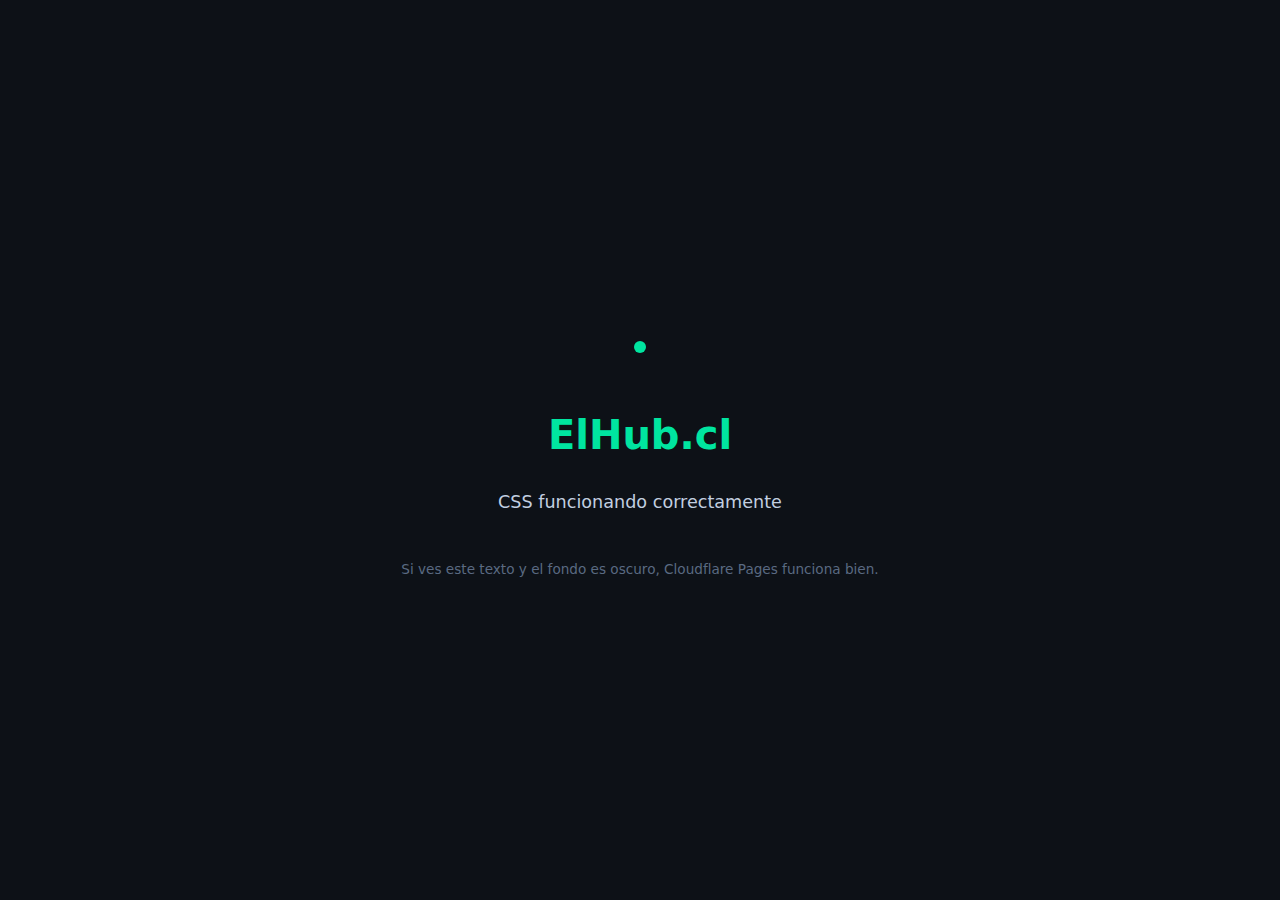
<file: test.html>
<!DOCTYPE html>

<html lang="es">
<head>
<meta charset="UTF-8">
<meta name="viewport" content="width=device-width, initial-scale=1">
<title>ElHub Test</title>
<meta name="color-scheme" content="dark">
<meta name="supported-color-schemes" content="dark">
<style>
  :root { color-scheme: dark; }
  body {
    background: #0d1117;
    color: #00e5a0;
    font-family: system-ui, sans-serif;
    display: flex;
    flex-direction: column;
    align-items: center;
    justify-content: center;
    height: 100vh;
    margin: 0;
    text-align: center;
  }
  h1 { font-size: 2.5rem; margin-bottom: 1rem; }
  p { color: #c2cfe0; font-size: 1.1rem; }
  .dot { width: 12px; height: 12px; background: #00e5a0; border-radius: 50%; margin: 2rem auto; }
</style>
</head>
<body>
  <div class="dot"></div>
  <h1>ElHub.cl</h1>
  <p>CSS funcionando correctamente</p>
  <p style="color:#5a6a82; font-size:0.85rem; margin-top:2rem;">Si ves este texto y el fondo es oscuro, Cloudflare Pages funciona bien.</p>
</body>
</html>
</file>
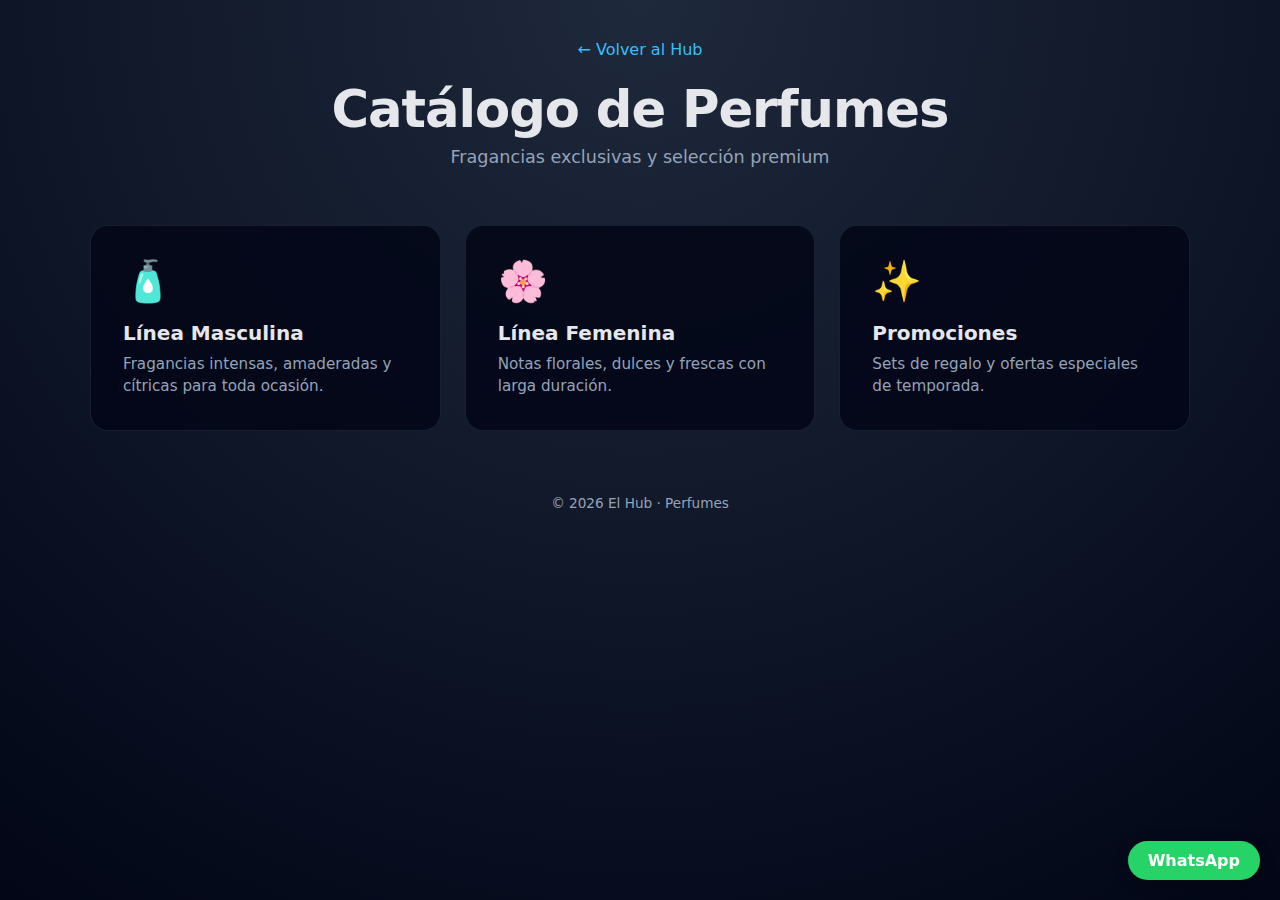
<file: perfumes/index_old.html>
<!DOCTYPE html>
<html lang="es">
<head>
    <meta charset="UTF-8">
    <meta name="viewport" content="width=device-width, initial-scale=1.0">
    <title>Perfumes · El Hub</title>
    <link rel="stylesheet" href="/css/style.css">
    <style>
        .whatsapp-btn {
            position: fixed;
            bottom: 20px;
            right: 20px;
            background-color: #25d366;
            color: white;
            border-radius: 50px;
            padding: 10px 20px;
            text-decoration: none;
            font-weight: bold;
            display: flex;
            align-items: center;
            gap: 10px;
            box-shadow: 0 4px 15px rgba(0,0,0,0.3);
            z-index: 1000;
        }
        .back-link {
            display: inline-block;
            margin-bottom: 20px;
            color: var(--primary);
            text-decoration: none;
        }
    </style>
</head>
<body>
    <header>
        <a href="/" class="back-link">← Volver al Hub</a>
        <h1>Catálogo de Perfumes</h1>
        <p>Fragancias exclusivas y selección premium</p>
    </header>

    <section class="grid">
        <div class="card">
            <div class="icon">🧴</div>
            <h2>Línea Masculina</h2>
            <p>Fragancias intensas, amaderadas y cítricas para toda ocasión.</p>
        </div>
        <div class="card">
            <div class="icon">🌸</div>
            <h2>Línea Femenina</h2>
            <p>Notas florales, dulces y frescas con larga duración.</p>
        </div>
        <div class="card">
            <div class="icon">✨</div>
            <h2>Promociones</h2>
            <p>Sets de regalo y ofertas especiales de temporada.</p>
        </div>
    </section>

    <a href="https://wa.me/56994955222" class="whatsapp-btn" target="_blank">
        <span>WhatsApp</span>
    </a>

    <footer>© 2026 El Hub · Perfumes</footer>
</body>
</html>
</file>
<file: css/style.css>
:root {
      --bg: #020617;
      --card: #020617dd;
      --primary: #38bdf8;
      --accent: #22c55e;
      --danger: #f87171;
      --text: #e5e7eb;
      --muted: #94a3b8;
      --border: rgba(148,163,184,.15);
    }

    * {
      box-sizing: border-box;
      margin: 0;
      padding: 0;
    }

    body {
      font-family: "Inter", system-ui, sans-serif;
      min-height: 100vh;
      background: radial-gradient(circle at top, #1e293b, var(--bg));
      color: var(--text);
      padding: 2.5rem 1.5rem;
    }

    header {
      max-width: 1100px;
      margin: 0 auto 3.6rem;
      text-align: center;
    }

    header h1 {
      font-size: clamp(2.2rem, 5vw, 3.2rem);
      font-weight: 700;
      letter-spacing: -0.02em;
      margin-bottom: .5rem;
    }

    header p {
      color: var(--muted);
      font-size: 1.1rem;
    }

    .grid {
      max-width: 1100px;
      margin: 0 auto;
      display: grid;
      grid-template-columns: repeat(auto-fit, minmax(260px, 1fr));
      gap: 1.5rem;
    }

    .card {
      background: var(--card);
      border: 1px solid var(--border);
      border-radius: 18px;
      padding: 2rem;
      text-decoration: none;
      color: var(--text);
      transition: all .25s ease;
      position: relative;
      overflow: hidden;
      display: block; /* Asegura que el enlace se comporte como caja */
    }

    .card:hover {
      transform: translateY(-4px);
      box-shadow: 0 20px 50px rgba(0,0,0,.4);
      border-color: var(--primary);
    }

    .icon {
      font-size: 2.5rem;
      margin-bottom: 1rem;
    }

    .card h2 {
      font-size: 1.25rem;
      margin-bottom: .5rem;
      font-weight: 600;
    }

    .card p {
      color: var(--muted);
      font-size: .95rem;
      line-height: 1.5;
    }

    .badge {
      position: absolute;
      top: 1rem;
      right: 1rem;
      font-size: .7rem;
      padding: .3rem .6rem;
      border-radius: 999px;
      background: rgba(56,189,248,.15);
      color: var(--primary);
    }

    .warning {
      background: rgba(248,113,113,.15);
      color: var(--danger);
    }

    footer {
      text-align: center;
      margin-top: 4rem;
      color: var(--muted);
      font-size: .85rem;
    }
</file>
